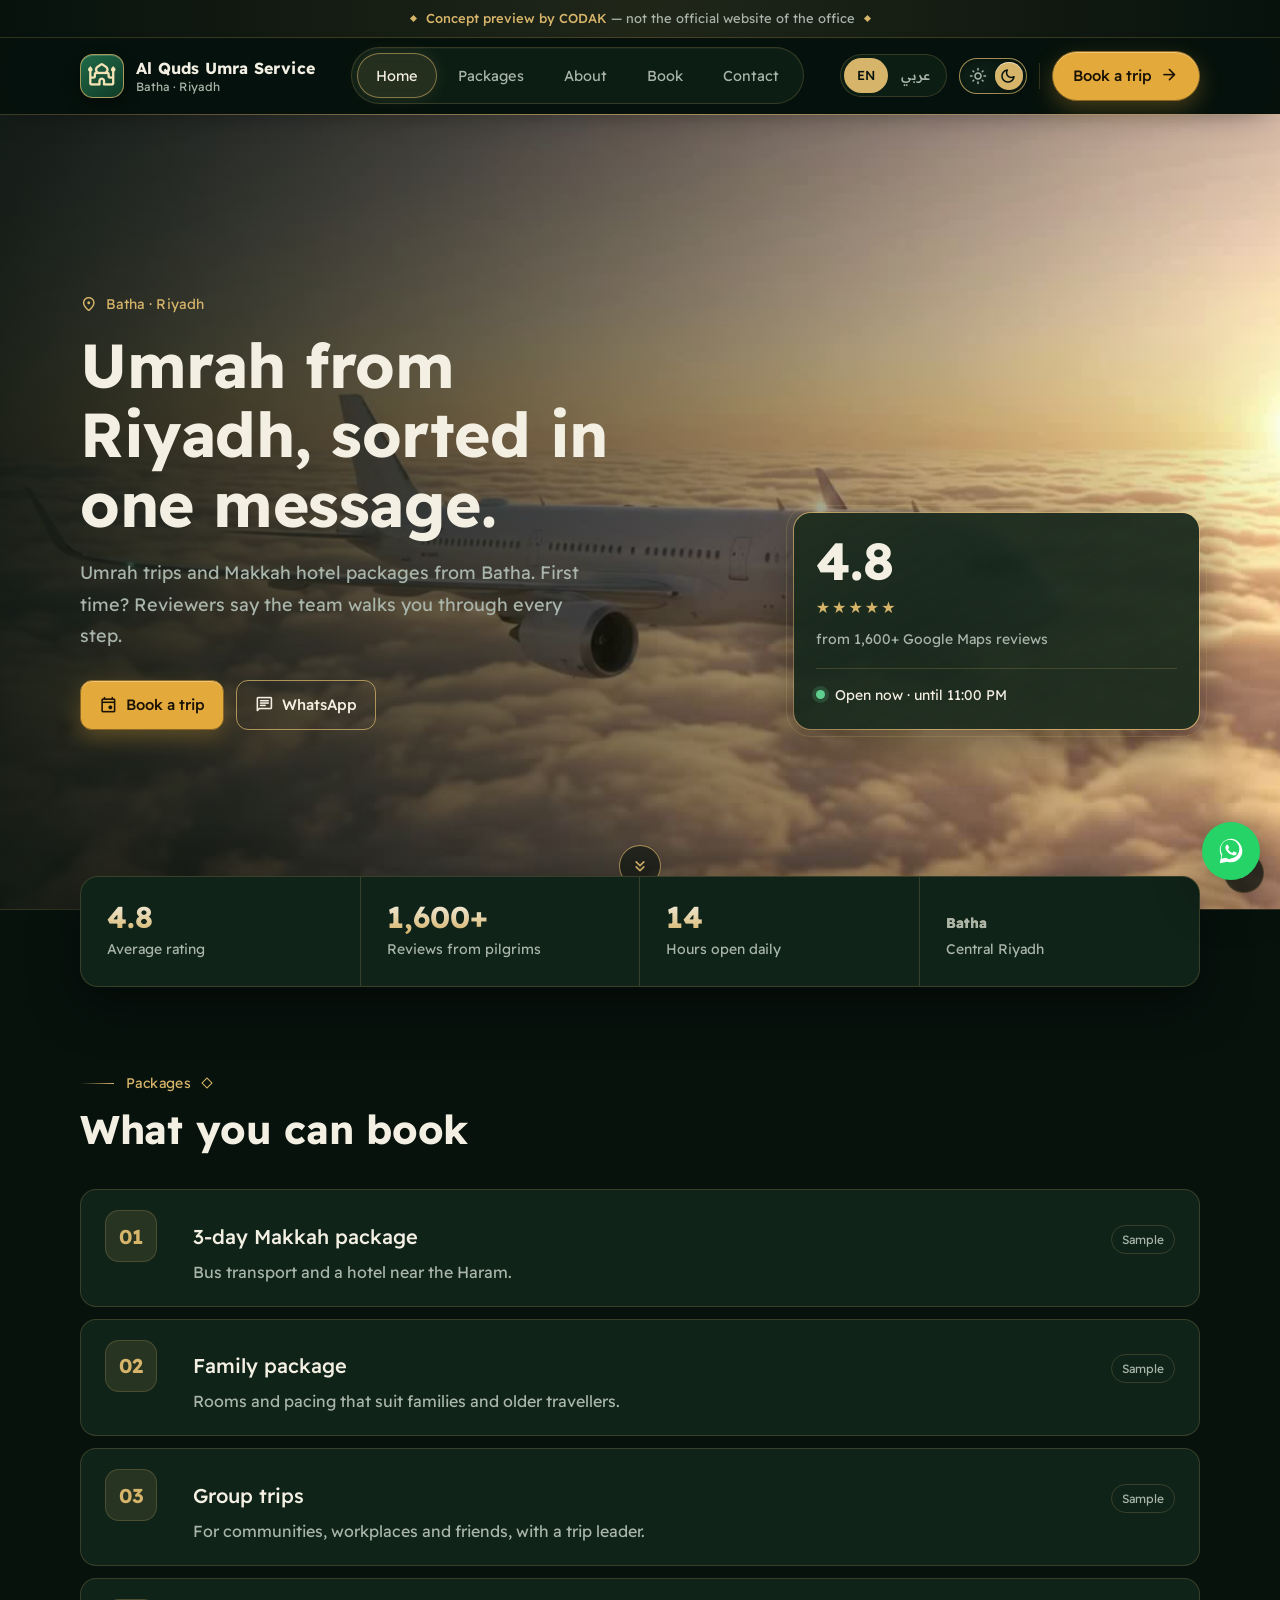
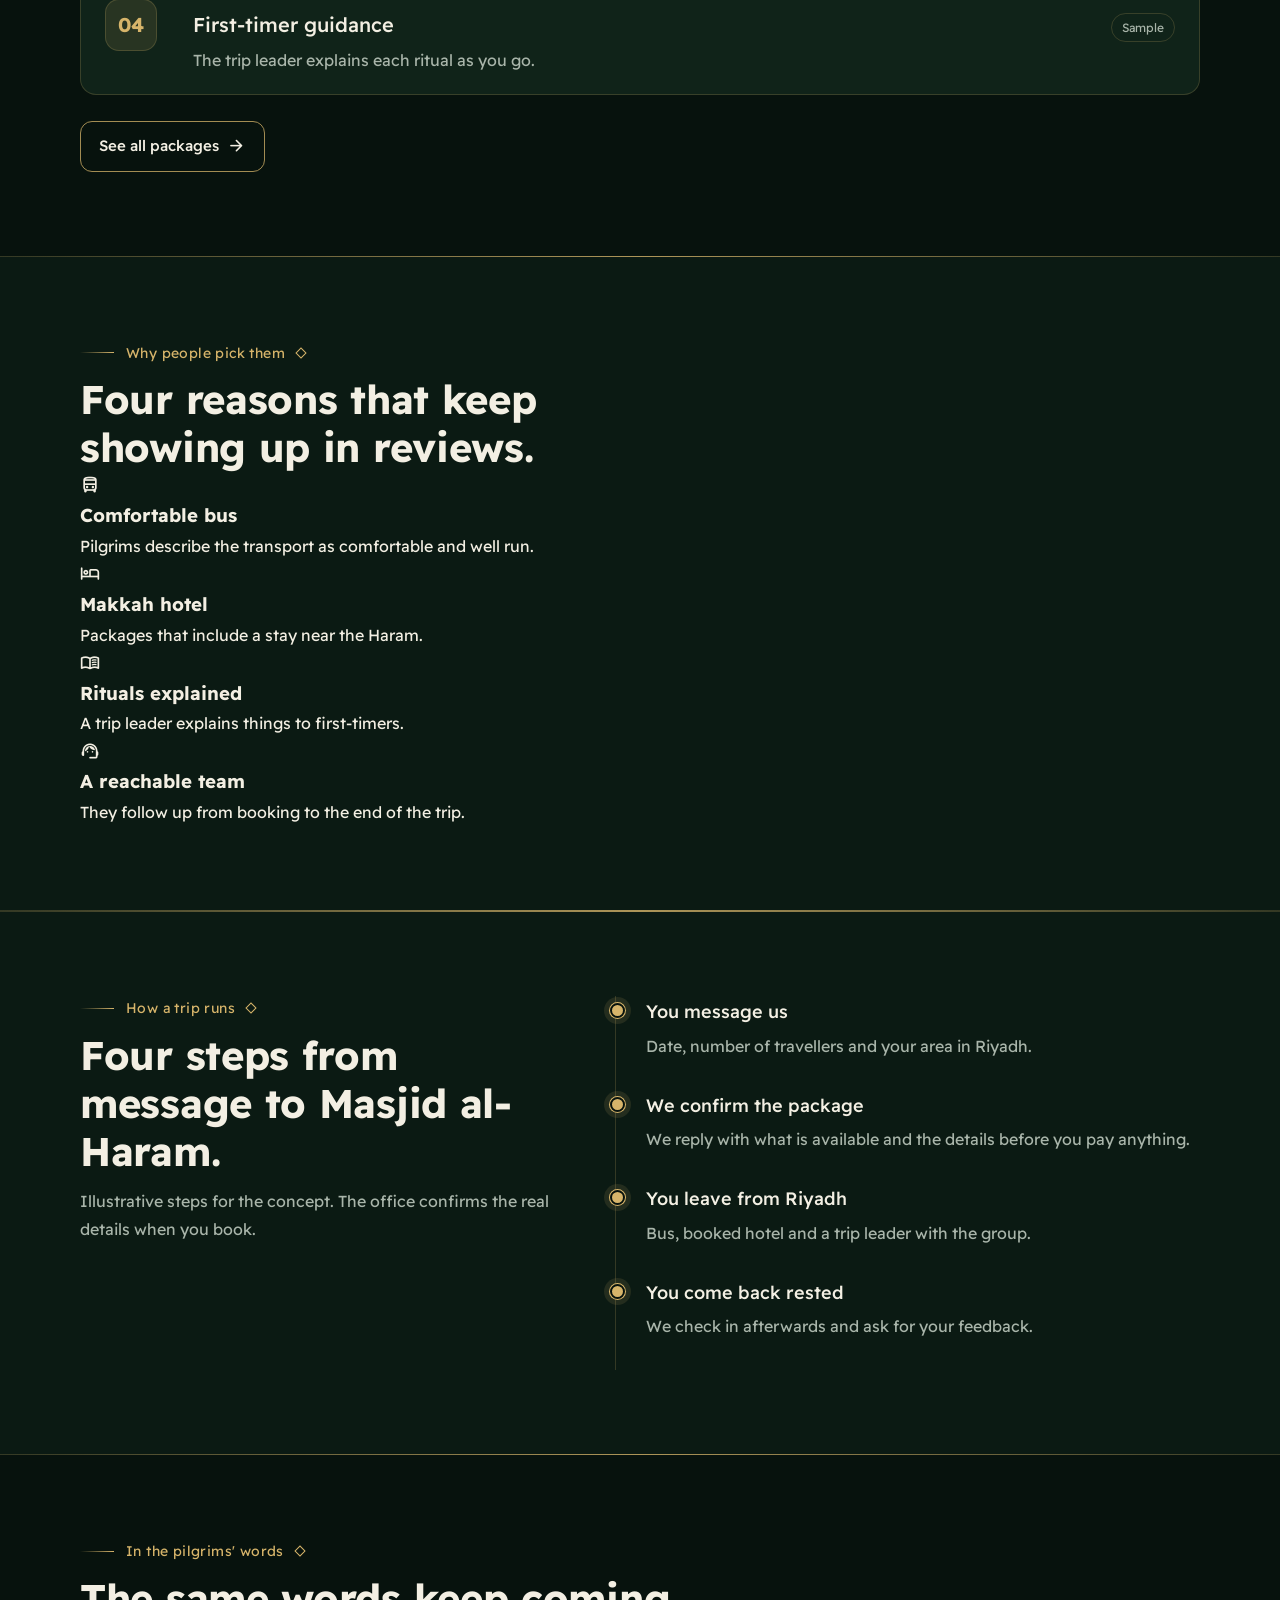
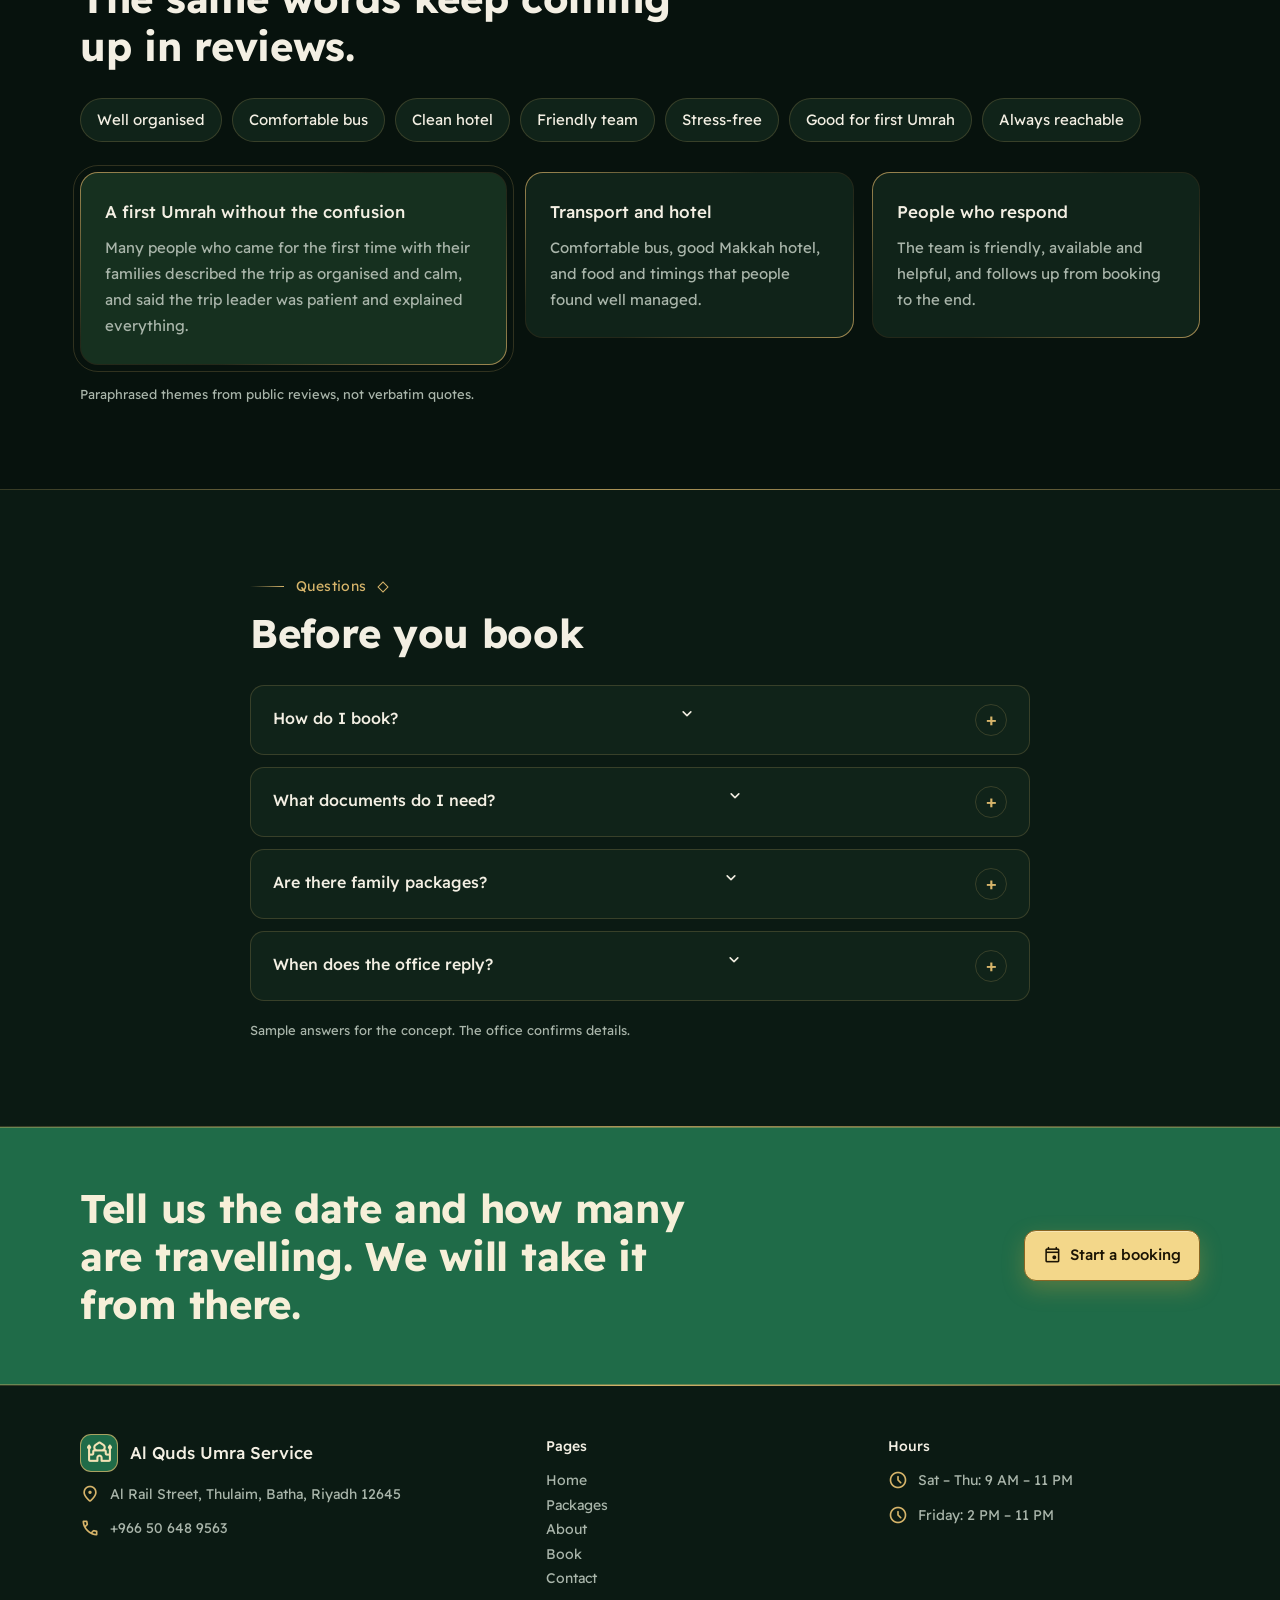
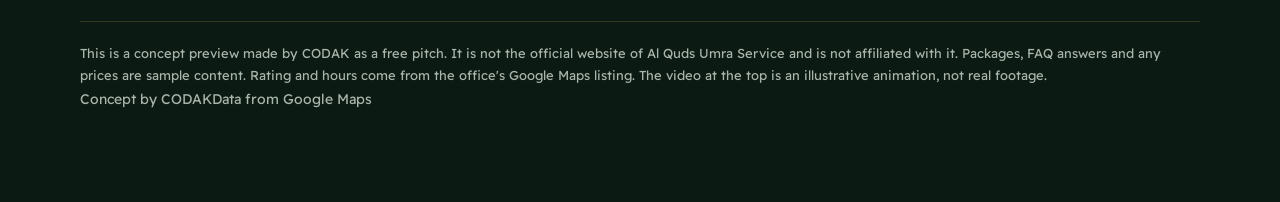
<file: index.html>
<!doctype html>
<html lang="en" dir="ltr"><head><meta charset="utf-8">
<meta name="viewport" content="width=device-width,initial-scale=1">
<meta name="robots" content="noindex,nofollow">
<meta name="description" content="Concept preview website for an Umrah service office in Batha, Riyadh. Not the official site.">
<title data-ar="القدس لخدمات العمرة — البطحاء، الرياض" data-en="Al Quds Umra Service — Batha, Riyadh (concept)">Al Quds Umra Service — Batha, Riyadh (concept)</title>
<link rel="preload" href="assets/fonts/readex-pro-latin-400-normal.woff2" as="font" type="font/woff2" crossorigin>
<link rel="stylesheet" href="assets/css/style.css">
</head><body>
<a class="skip" href="#main"><span data-ar="تخطي إلى المحتوى" data-en="Skip to content">Skip to content</span></a>
<div class="notice"><span class="nd"></span><span data-ar="&lt;b&gt;تصوّر مبدئي من CODAK&lt;/b&gt; — ليس الموقع الرسمي للمكتب" data-en="&lt;b&gt;Concept preview by CODAK&lt;/b&gt; — not the official website of the office"><b>Concept preview by CODAK</b> — not the official website of the office</span></div>
<header class="top" id="top"><div class="wrap bar">
 <a class="brand" href="index.html" aria-label="Al Quds Umra Service"><span class="mark"><span class="ic" aria-hidden="true">mosque</span></span>
  <span class="bt"><span class="bn"><span data-ar="القدس لخدمات العمرة" data-en="Al Quds Umra Service">Al Quds Umra Service</span></span><small><span data-ar="البطحاء · الرياض" data-en="Batha · Riyadh">Batha · Riyadh</span></small></span></a>
 <nav class="main" id="nav" aria-label="Main"><a href="index.html" aria-current="page"><span><span data-ar="الرئيسية" data-en="Home">Home</span></span><span class="ic arr" aria-hidden="true" data-flip>arrow_forward</span></a><a href="services.html"><span><span data-ar="الباقات" data-en="Packages">Packages</span></span><span class="ic arr" aria-hidden="true" data-flip>arrow_forward</span></a><a href="about.html"><span><span data-ar="من نحن" data-en="About">About</span></span><span class="ic arr" aria-hidden="true" data-flip>arrow_forward</span></a><a href="booking.html"><span><span data-ar="احجز" data-en="Book">Book</span></span><span class="ic arr" aria-hidden="true" data-flip>arrow_forward</span></a><a href="contact.html"><span><span data-ar="تواصل" data-en="Contact">Contact</span></span><span class="ic arr" aria-hidden="true" data-flip>arrow_forward</span></a>
  <div class="drawer-cta"><a class="btn cta" href="booking.html"><span class="ic" aria-hidden="true">event</span><span data-ar="احجز رحلتك" data-en="Book a trip">Book a trip</span></a></div></nav>
 <div class="tools">
  <div class="seg" role="group" aria-label="Language"><button type="button" data-l="en" aria-pressed="true">EN</button><button type="button" data-l="ar" aria-pressed="false">عربي</button></div>
  <button class="switch" id="themeSw" type="button" role="switch" aria-checked="true" aria-label="Dark mode"><span class="ic sun" aria-hidden="true" >light_mode</span><span class="ic moon" aria-hidden="true">dark_mode</span><span class="thumb"></span></button>
  <span class="div" aria-hidden="true"></span>
  <a class="btn cta" href="booking.html"><span data-ar="احجز رحلتك" data-en="Book a trip">Book a trip</span><span class="ic go" aria-hidden="true">arrow_forward</span></a>
  <button class="burger" id="burger" type="button" aria-label="Menu" aria-expanded="false" aria-controls="nav"><span class="ic" aria-hidden="true">menu</span></button>
 </div></div></header>
<main id="main"><section class="hero" style="padding:0"><video id="heroVid" muted loop playsinline preload="metadata" aria-hidden="true"></video>
 <div class="wrap in">
  <div>
   <p class="eyebrow"><span class="ic" aria-hidden="true">place</span><span data-ar="البطحاء · الرياض" data-en="Batha · Riyadh">Batha · Riyadh</span></p>
   <h1 data-ar="عمرتك من الرياض، تحجزها برسالة وحدة." data-en="Umrah from Riyadh, sorted in one message.">Umrah from Riyadh, sorted in one message.</h1>
   <p class="lead" data-ar="رحلات عمرة وباقات فنادق في مكة من البطحاء. أول مرة؟ المعتمرون يقولون إن الفريق يمشّيك على كل خطوة." data-en="Umrah trips and Makkah hotel packages from Batha. First time? Reviewers say the team walks you through every step.">Umrah trips and Makkah hotel packages from Batha. First time? Reviewers say the team walks you through every step.</p>
   <div class="actions">
    <a class="btn cta" href="booking.html"><span class="ic" aria-hidden="true">event</span><span data-ar="احجز رحلتك" data-en="Book a trip">Book a trip</span></a>
    <a class="btn ghost" href="https://wa.me/966506489563" target="_blank" rel="noopener"><span class="ic" aria-hidden="true">chat</span><span data-ar="واتساب" data-en="WhatsApp">WhatsApp</span></a>
   </div>
  </div>
  <aside class="rate" aria-label="Rating">
   <div class="big">4.8</div><div class="stars" aria-hidden="true">★★★★★</div>
   <p data-ar="من أكثر من 1,600 تقييم على خرائط جوجل" data-en="from 1,600+ Google Maps reviews">from 1,600+ Google Maps reviews</p>
   <div class="status" data-status><span class="dot"></span><span class="st"></span></div>
  </aside>
 </div>
 <button class="pause" id="pauseBtn" type="button"><span class="ic" aria-hidden="true">pause</span></button>
 <a class="scrollcue" href="#packages" aria-label="Scroll down"><span class="ic" aria-hidden="true">keyboard_double_arrow_down</span></a></section><div class="wrap"><div class="strip">
 <div><b>4.8</b><span data-ar="متوسط التقييم" data-en="Average rating">Average rating</span></div>
 <div><b>1,600+</b><span data-ar="تقييم من المعتمرين" data-en="Reviews from pilgrims">Reviews from pilgrims</span></div>
 <div><b>14</b><span data-ar="ساعة عمل يوميًا" data-en="Hours open daily">Hours open daily</span></div>
 <div><b><span data-ar="البطحاء" data-en="Batha">Batha</span></b><span data-ar="وسط الرياض" data-en="Central Riyadh">Central Riyadh</span></div></div></div><section id="packages"><div class="wrap">
 <p class="kicker" data-ar="الباقات" data-en="Packages">Packages</p><h2 data-ar="اللي ممكن تحجزه" data-en="What you can book">What you can book</h2>
 <ol class="nl"><li><span class="n">01</span><div><h3 data-ar="باقة 3 أيام في مكة" data-en="3-day Makkah package">3-day Makkah package</h3><p data-ar="نقل بالحافلة وفندق قريب من الحرم." data-en="Bus transport and a hotel near the Haram.">Bus transport and a hotel near the Haram.</p></div><span class="tag" data-ar="نموذج" data-en="Sample">Sample</span></li><li><span class="n">02</span><div><h3 data-ar="باقة العائلة" data-en="Family package">Family package</h3><p data-ar="غرف وترتيبات تناسب العائلات وكبار السن." data-en="Rooms and pacing that suit families and older travellers.">Rooms and pacing that suit families and older travellers.</p></div><span class="tag" data-ar="نموذج" data-en="Sample">Sample</span></li><li><span class="n">03</span><div><h3 data-ar="رحلات المجموعات" data-en="Group trips">Group trips</h3><p data-ar="للجاليات والشركات والأصدقاء، بقائد رحلة معهم." data-en="For communities, workplaces and friends, with a trip leader.">For communities, workplaces and friends, with a trip leader.</p></div><span class="tag" data-ar="نموذج" data-en="Sample">Sample</span></li><li><span class="n">04</span><div><h3 data-ar="مرشد للمعتمر الجديد" data-en="First-timer guidance">First-timer guidance</h3><p data-ar="أمير الرحلة يشرح المناسك خطوة بخطوة." data-en="The trip leader explains each ritual as you go.">The trip leader explains each ritual as you go.</p></div><span class="tag" data-ar="نموذج" data-en="Sample">Sample</span></li></ol>
 <p style="margin-top:26px"><a class="btn ghost" href="services.html"><span data-ar="كل الباقات" data-en="See all packages">See all packages</span><span class="ic" aria-hidden="true" data-flip>arrow_forward</span></a></p>
</div></section><section class="alt"><div class="wrap">
 <p class="kicker" data-ar="لماذا يختارونهم" data-en="Why people pick them">Why people pick them</p><h2 data-ar="أربع أسباب تتكرر في التقييمات." data-en="Four reasons that keep showing up in reviews.">Four reasons that keep showing up in reviews.</h2>
 <div class="why4"><div><span class="wi"><span class="ic" aria-hidden="true">directions_bus</span></span><h3 data-ar="حافلة مريحة" data-en="Comfortable bus">Comfortable bus</h3><p data-ar="المعتمرون يصفون النقل بأنه مريح ومنظم." data-en="Pilgrims describe the transport as comfortable and well run.">Pilgrims describe the transport as comfortable and well run.</p></div><div><span class="wi"><span class="ic" aria-hidden="true">hotel</span></span><h3 data-ar="فندق في مكة" data-en="Makkah hotel">Makkah hotel</h3><p data-ar="باقات تشمل إقامة قريبة من الحرم." data-en="Packages that include a stay near the Haram.">Packages that include a stay near the Haram.</p></div><div><span class="wi"><span class="ic" aria-hidden="true">menu_book</span></span><h3 data-ar="شرح للمناسك" data-en="Rituals explained">Rituals explained</h3><p data-ar="قائد الرحلة يشرح لمن يعتمر لأول مرة." data-en="A trip leader explains things to first-timers.">A trip leader explains things to first-timers.</p></div><div><span class="wi"><span class="ic" aria-hidden="true">support_agent</span></span><h3 data-ar="فريق متواجد" data-en="A reachable team">A reachable team</h3><p data-ar="يتابعون معك من الحجز إلى نهاية الرحلة." data-en="They follow up from booking to the end of the trip.">They follow up from booking to the end of the trip.</p></div></div></div></section><section class="alt"><div class="wrap split">
 <div><p class="kicker" data-ar="كيف تمشي الرحلة" data-en="How a trip runs">How a trip runs</p><h2 data-ar="أربع خطوات من الرسالة للحرم." data-en="Four steps from message to Masjid al-Haram.">Four steps from message to Masjid al-Haram.</h2>
 <p class="sub" data-ar="خطوات توضيحية للتصوّر؛ المكتب يؤكد التفاصيل الفعلية عند الحجز." data-en="Illustrative steps for the concept. The office confirms the real details when you book.">Illustrative steps for the concept. The office confirms the real details when you book.</p></div>
 <div class="tl"><div><h3 data-ar="تراسلنا" data-en="You message us">You message us</h3><p data-ar="التاريخ وعدد المعتمرين ومنطقتك في الرياض." data-en="Date, number of travellers and your area in Riyadh.">Date, number of travellers and your area in Riyadh.</p></div><div><h3 data-ar="نأكد الباقة" data-en="We confirm the package">We confirm the package</h3><p data-ar="نرد بالمتاح والتفاصيل قبل ما تدفع أي شي." data-en="We reply with what is available and the details before you pay anything.">We reply with what is available and the details before you pay anything.</p></div><div><h3 data-ar="تنطلق من الرياض" data-en="You leave from Riyadh">You leave from Riyadh</h3><p data-ar="حافلة وفندق محجوز وقائد رحلة معكم." data-en="Bus, booked hotel and a trip leader with the group.">Bus, booked hotel and a trip leader with the group.</p></div><div><h3 data-ar="ترجع مرتاح" data-en="You come back rested">You come back rested</h3><p data-ar="نتواصل معك بعد الرحلة ونسأل عن ملاحظاتك." data-en="We check in afterwards and ask for your feedback.">We check in afterwards and ask for your feedback.</p></div></div></div></section><section><div class="wrap">
 <p class="kicker" data-ar="كلام المعتمرين" data-en="In the pilgrims&#x27; words">In the pilgrims' words</p><h2 data-ar="نفس الكلمات تتكرر في التقييمات." data-en="The same words keep coming up in reviews.">The same words keep coming up in reviews.</h2>
 <div class="chips"><span class="chip"><span data-ar="منظمة" data-en="Well organised">Well organised</span></span><span class="chip"><span data-ar="حافلة مريحة" data-en="Comfortable bus">Comfortable bus</span></span><span class="chip"><span data-ar="فندق نظيف" data-en="Clean hotel">Clean hotel</span></span><span class="chip"><span data-ar="فريق ودود" data-en="Friendly team">Friendly team</span></span><span class="chip"><span data-ar="بدون توتر" data-en="Stress-free">Stress-free</span></span><span class="chip"><span data-ar="مناسبة لأول عمرة" data-en="Good for first Umrah">Good for first Umrah</span></span><span class="chip"><span data-ar="متواجدون للرد" data-en="Always reachable">Always reachable</span></span></div>
 <div class="themes">
  <div class="theme"><h3 data-ar="أول عمرة، بدون ارتباك" data-en="A first Umrah without the confusion">A first Umrah without the confusion</h3><p data-ar="كثير ممن جاؤوا لأول مرة مع عائلاتهم وصفوا الرحلة بأنها منظمة وهادئة، وذكروا أن قائد الرحلة كان صبورًا ويشرح كل شي." data-en="Many people who came for the first time with their families described the trip as organised and calm, and said the trip leader was patient and explained everything.">Many people who came for the first time with their families described the trip as organised and calm, and said the trip leader was patient and explained everything.</p></div>
  <div class="theme"><h3 data-ar="النقل والفندق" data-en="Transport and hotel">Transport and hotel</h3><p data-ar="الحافلة مريحة والفندق في مكة جيد، والأكل والمواعيد مضبوطة حسب المعتمرين." data-en="Comfortable bus, good Makkah hotel, and food and timings that people found well managed.">Comfortable bus, good Makkah hotel, and food and timings that people found well managed.</p></div>
  <div class="theme"><h3 data-ar="ناس يردون عليك" data-en="People who respond">People who respond</h3><p data-ar="الفريق ودود ومتواجد ويساعد، ويتابع معك من الحجز للنهاية." data-en="The team is friendly, available and helpful, and follows up from booking to the end.">The team is friendly, available and helpful, and follows up from booking to the end.</p></div>
 </div>
 <p class="fine" data-ar="ملخصات بصياغتنا لما يتكرر في التقييمات العامة، وليست اقتباسات حرفية." data-en="Paraphrased themes from public reviews, not verbatim quotes.">Paraphrased themes from public reviews, not verbatim quotes.</p>
</div></section><section class="alt"><div class="wrap" style="max-width:820px">
 <p class="kicker" data-ar="أسئلة" data-en="Questions">Questions</p><h2 data-ar="قبل ما تحجز" data-en="Before you book">Before you book</h2><div style="margin-top:28px"><details><summary><span data-ar="كيف أحجز؟" data-en="How do I book?">How do I book?</span><span class="ic" aria-hidden="true">expand_more</span></summary><p data-ar="ارسل لنا تاريخ الرحلة وعدد المعتمرين على واتساب أو من صفحة الحجز، ونرد بالمتاح." data-en="Send the trip date and number of travellers on WhatsApp or from the booking page, and the office replies with what is available.">Send the trip date and number of travellers on WhatsApp or from the booking page, and the office replies with what is available.</p></details><details><summary><span data-ar="ماذا أحتاج من أوراق؟" data-en="What documents do I need?">What documents do I need?</span><span class="ic" aria-hidden="true">expand_more</span></summary><p data-ar="يختلف حسب الجنسية والتاريخ. اسأل المكتب وقت الحجز وسيوضح المطلوب." data-en="It depends on your nationality and dates. Ask the office when you book and they will explain what is needed.">It depends on your nationality and dates. Ask the office when you book and they will explain what is needed.</p></details><details><summary><span data-ar="هل توجد باقات للعائلات؟" data-en="Are there family packages?">Are there family packages?</span><span class="ic" aria-hidden="true">expand_more</span></summary><p data-ar="نعم كنموذج في هذا التصوّر. المكتب يحدد الباقات الفعلية." data-en="Yes, as a sample in this concept. The office sets the actual packages.">Yes, as a sample in this concept. The office sets the actual packages.</p></details><details><summary><span data-ar="متى يرد المكتب؟" data-en="When does the office reply?">When does the office reply?</span><span class="ic" aria-hidden="true">expand_more</span></summary><p data-ar="الدوام من 9 صباحًا حتى 11 مساءً، والجمعة من 2 ظهرًا." data-en="Open 9 AM to 11 PM, and from 2 PM on Fridays.">Open 9 AM to 11 PM, and from 2 PM on Fridays.</p></details></div>
 <p class="fine" data-ar="إجابات نموذجية للتصوّر؛ المكتب يؤكد التفاصيل." data-en="Sample answers for the concept. The office confirms details.">Sample answers for the concept. The office confirms details.</p></div></section><div class="band"><div class="wrap">
 <h2 data-ar="حدد التاريخ وعدد المعتمرين، والباقي علينا." data-en="Tell us the date and how many are travelling. We will take it from there.">Tell us the date and how many are travelling. We will take it from there.</h2>
 <a class="btn cta" href="booking.html"><span class="ic" aria-hidden="true">event</span><span data-ar="ابدأ الحجز" data-en="Start a booking">Start a booking</span></a></div></div></main>
<footer><div class="wrap">
 <div class="cols">
  <div><h4 class="fb"><span class="mark"><span class="ic" aria-hidden="true">mosque</span></span><span data-ar="القدس لخدمات العمرة" data-en="Al Quds Umra Service">Al Quds Umra Service</span></h4>
   <p class="fl"><span class="ic" aria-hidden="true">place</span><span><span data-ar="شارع الريل، ثليم، البطحاء، الرياض 12645" data-en="Al Rail Street, Thulaim, Batha, Riyadh 12645">Al Rail Street, Thulaim, Batha, Riyadh 12645</span></span></p>
   <p class="fl"><span class="ic" aria-hidden="true">call</span><a href="tel:+966506489563" dir="ltr">+966 50 648 9563</a></p></div>
  <div><h4><span data-ar="الصفحات" data-en="Pages">Pages</span></h4>
   <p><a href="index.html"><span data-ar="الرئيسية" data-en="Home">Home</span></a></p><p><a href="services.html"><span data-ar="الباقات" data-en="Packages">Packages</span></a></p><p><a href="about.html"><span data-ar="من نحن" data-en="About">About</span></a></p><p><a href="booking.html"><span data-ar="احجز" data-en="Book">Book</span></a></p><p><a href="contact.html"><span data-ar="تواصل" data-en="Contact">Contact</span></a></p></div>
  <div><h4><span data-ar="الدوام" data-en="Hours">Hours</span></h4>
   <p class="fl"><span class="ic" aria-hidden="true">schedule</span><span><span data-ar="السبت – الخميس: 9 ص – 11 م" data-en="Sat – Thu: 9 AM – 11 PM">Sat – Thu: 9 AM – 11 PM</span></span></p>
   <p class="fl"><span class="ic" aria-hidden="true">schedule</span><span><span data-ar="الجمعة: 2 م – 11 م" data-en="Friday: 2 PM – 11 PM">Friday: 2 PM – 11 PM</span></span></p></div>
 </div>
 <p class="disc"><span data-ar="هذا تصوّر مبدئي صنعته CODAK كعرض مجاني، وليس الموقع الرسمي للمكتب ولا مرتبطًا به. الباقات والأسئلة والأسعار المكتوبة نماذج توضيحية. التقييمات والدوام مأخوذة من بطاقة المكتب في خرائط جوجل. الفيديو في أعلى الصفحة رسوم متحركة توضيحية وليس تصويرًا حقيقيًا." data-en="This is a concept preview made by CODAK as a free pitch. It is not the official website of Al Quds Umra Service and is not affiliated with it. Packages, FAQ answers and any prices are sample content. Rating and hours come from the office&#x27;s Google Maps listing. The video at the top is an illustrative animation, not real footage.">This is a concept preview made by CODAK as a free pitch. It is not the official website of Al Quds Umra Service and is not affiliated with it. Packages, FAQ answers and any prices are sample content. Rating and hours come from the office's Google Maps listing. The video at the top is an illustrative animation, not real footage.</span></p>
 <div class="legal"><span><span data-ar="تصوّر من CODAK" data-en="Concept by CODAK">Concept by CODAK</span></span><span><span data-ar="البيانات من خرائط جوجل" data-en="Data from Google Maps">Data from Google Maps</span></span></div>
</div></footer>
<a class="wa" href="https://wa.me/966506489563" target="_blank" rel="noopener" aria-label="WhatsApp"><svg viewBox="0 0 32 32" aria-hidden="true"><path d="M16.04 3C9.4 3 4.02 8.38 4.02 15.02c0 2.12.55 4.19 1.6 6.02L4 29l8.12-1.58a12 12 0 0 0 3.92.66h.01c6.63 0 12.02-5.39 12.02-12.02S22.67 3 16.04 3zm0 21.9h-.01a9.9 9.9 0 0 1-5.04-1.38l-.36-.21-4.82.94.98-4.7-.24-.38a9.9 9.9 0 0 1-1.52-5.15c0-5.47 4.45-9.92 9.93-9.92 2.65 0 5.14 1.03 7.01 2.9a9.85 9.85 0 0 1 2.9 7.02c0 5.47-4.45 9.88-9.83 9.88zm5.44-7.43c-.3-.15-1.77-.87-2.04-.97-.27-.1-.47-.15-.67.15-.2.3-.77.97-.94 1.17-.17.2-.35.22-.65.07-.3-.15-1.27-.47-2.42-1.49-.9-.8-1.5-1.78-1.67-2.08-.17-.3-.02-.46.13-.61.14-.13.3-.35.45-.52.15-.17.2-.3.3-.5.1-.2.05-.37-.02-.52-.07-.15-.67-1.62-.92-2.22-.24-.58-.49-.5-.67-.51h-.57c-.2 0-.52.07-.8.37-.27.3-1.04 1.02-1.04 2.48s1.07 2.88 1.22 3.08c.15.2 2.1 3.2 5.08 4.49.71.31 1.26.49 1.7.63.71.23 1.36.2 1.87.12.57-.08 1.77-.72 2.02-1.42.25-.7.25-1.3.17-1.42-.07-.12-.27-.2-.57-.35z"/></svg></a>
<div class="toast" id="toast" role="status" aria-live="polite"></div>
<script src="assets/js/app.js" defer></script>
</body></html>
</file>
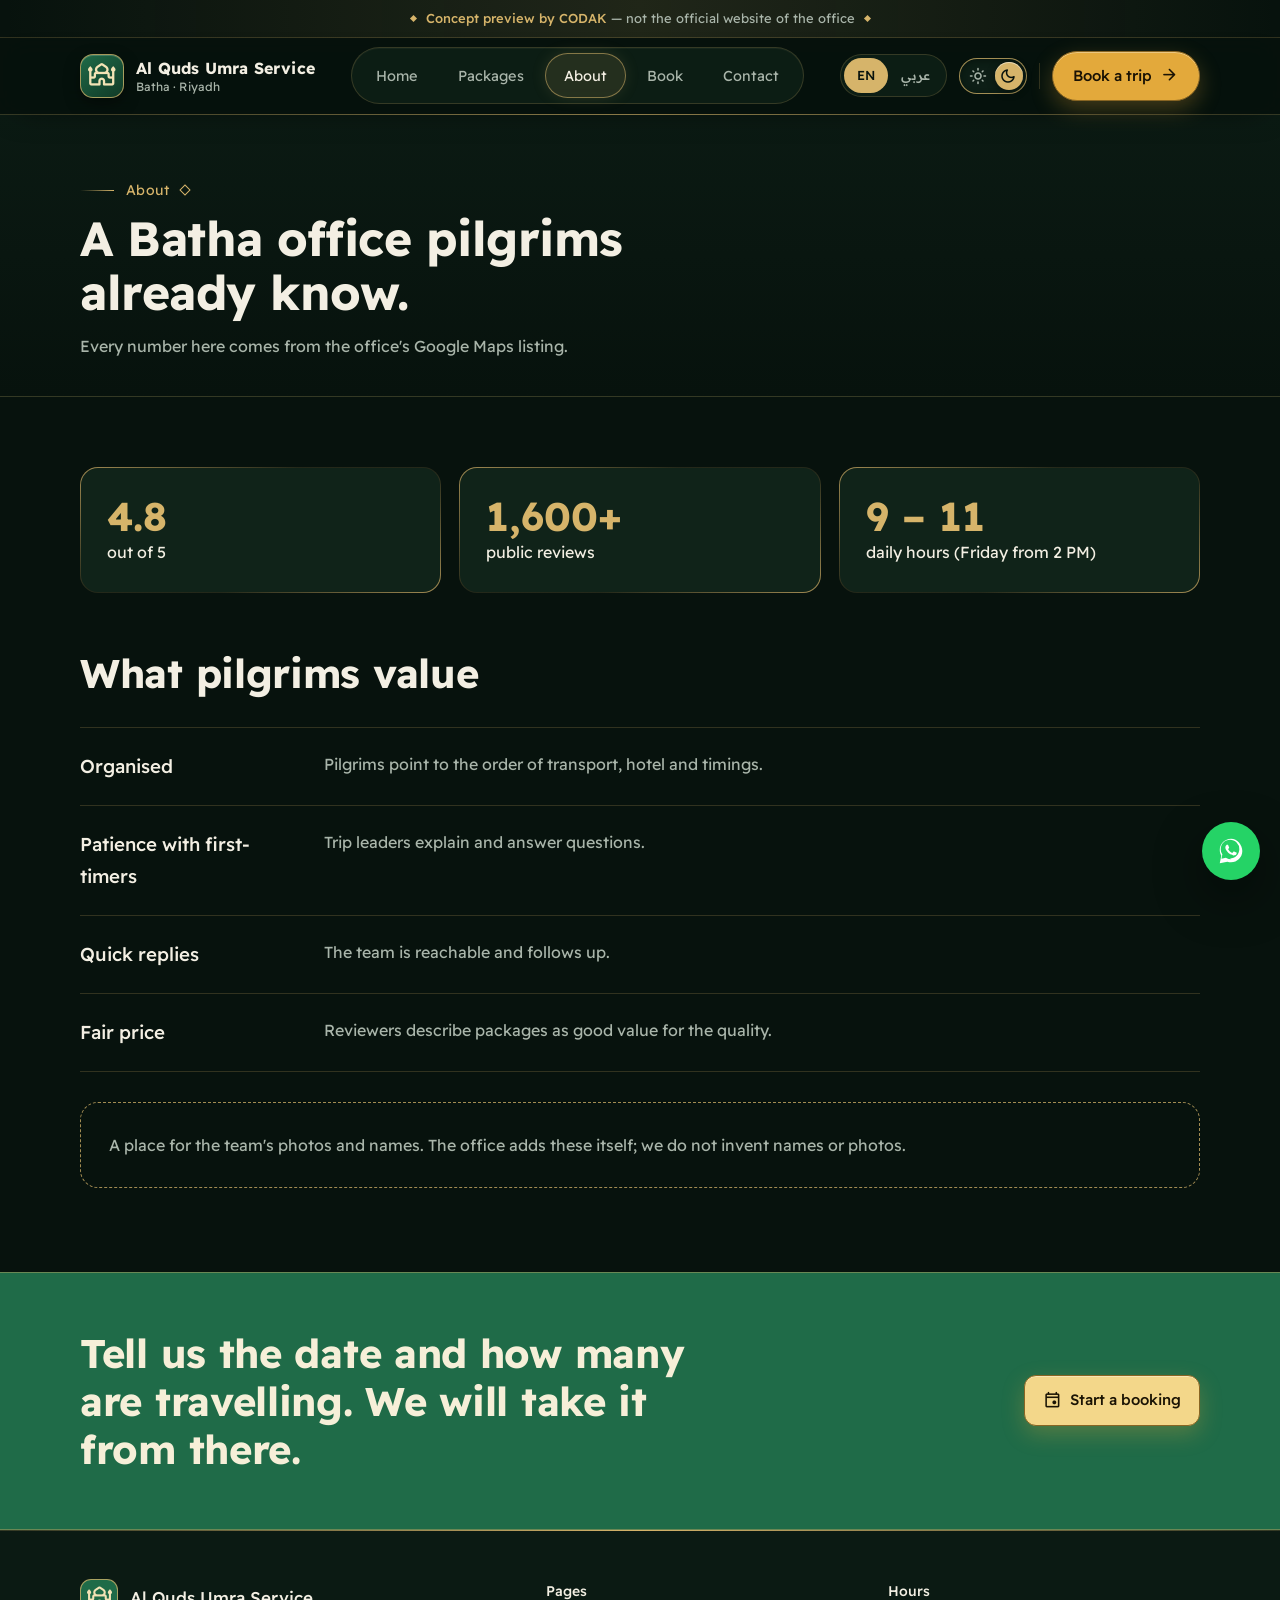
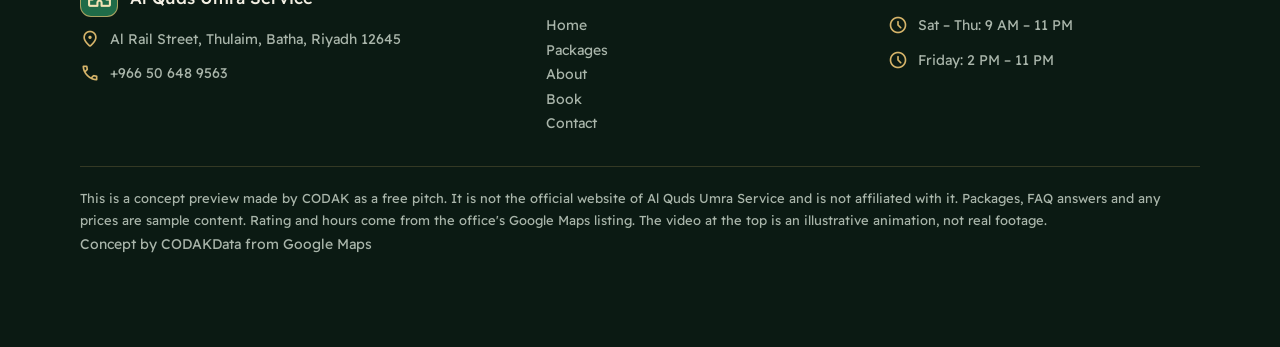
<file: about.html>
<!doctype html>
<html lang="en" dir="ltr"><head><meta charset="utf-8">
<meta name="viewport" content="width=device-width,initial-scale=1">
<meta name="robots" content="noindex,nofollow">
<meta name="description" content="Concept preview website for an Umrah service office in Batha, Riyadh. Not the official site.">
<title data-ar="من نحن — القدس لخدمات العمرة" data-en="About — Al Quds Umra Service (concept)">About — Al Quds Umra Service (concept)</title>
<link rel="preload" href="assets/fonts/readex-pro-latin-400-normal.woff2" as="font" type="font/woff2" crossorigin>
<link rel="stylesheet" href="assets/css/style.css">
</head><body>
<a class="skip" href="#main"><span data-ar="تخطي إلى المحتوى" data-en="Skip to content">Skip to content</span></a>
<div class="notice"><span class="nd"></span><span data-ar="&lt;b&gt;تصوّر مبدئي من CODAK&lt;/b&gt; — ليس الموقع الرسمي للمكتب" data-en="&lt;b&gt;Concept preview by CODAK&lt;/b&gt; — not the official website of the office"><b>Concept preview by CODAK</b> — not the official website of the office</span></div>
<header class="top" id="top"><div class="wrap bar">
 <a class="brand" href="index.html" aria-label="Al Quds Umra Service"><span class="mark"><span class="ic" aria-hidden="true">mosque</span></span>
  <span class="bt"><span class="bn"><span data-ar="القدس لخدمات العمرة" data-en="Al Quds Umra Service">Al Quds Umra Service</span></span><small><span data-ar="البطحاء · الرياض" data-en="Batha · Riyadh">Batha · Riyadh</span></small></span></a>
 <nav class="main" id="nav" aria-label="Main"><a href="index.html"><span><span data-ar="الرئيسية" data-en="Home">Home</span></span><span class="ic arr" aria-hidden="true" data-flip>arrow_forward</span></a><a href="services.html"><span><span data-ar="الباقات" data-en="Packages">Packages</span></span><span class="ic arr" aria-hidden="true" data-flip>arrow_forward</span></a><a href="about.html" aria-current="page"><span><span data-ar="من نحن" data-en="About">About</span></span><span class="ic arr" aria-hidden="true" data-flip>arrow_forward</span></a><a href="booking.html"><span><span data-ar="احجز" data-en="Book">Book</span></span><span class="ic arr" aria-hidden="true" data-flip>arrow_forward</span></a><a href="contact.html"><span><span data-ar="تواصل" data-en="Contact">Contact</span></span><span class="ic arr" aria-hidden="true" data-flip>arrow_forward</span></a>
  <div class="drawer-cta"><a class="btn cta" href="booking.html"><span class="ic" aria-hidden="true">event</span><span data-ar="احجز رحلتك" data-en="Book a trip">Book a trip</span></a></div></nav>
 <div class="tools">
  <div class="seg" role="group" aria-label="Language"><button type="button" data-l="en" aria-pressed="true">EN</button><button type="button" data-l="ar" aria-pressed="false">عربي</button></div>
  <button class="switch" id="themeSw" type="button" role="switch" aria-checked="true" aria-label="Dark mode"><span class="ic sun" aria-hidden="true" >light_mode</span><span class="ic moon" aria-hidden="true">dark_mode</span><span class="thumb"></span></button>
  <span class="div" aria-hidden="true"></span>
  <a class="btn cta" href="booking.html"><span data-ar="احجز رحلتك" data-en="Book a trip">Book a trip</span><span class="ic go" aria-hidden="true">arrow_forward</span></a>
  <button class="burger" id="burger" type="button" aria-label="Menu" aria-expanded="false" aria-controls="nav"><span class="ic" aria-hidden="true">menu</span></button>
 </div></div></header>
<main id="main"><div class="pagehead"><div class="wrap"><p class="kicker" data-ar="من نحن" data-en="About">About</p><h1 style="font-size:clamp(30px,4.4vw,48px);max-width:20ch" data-ar="مكتب في البطحاء يعرفه المعتمرون." data-en="A Batha office pilgrims already know.">A Batha office pilgrims already know.</h1>
 <p class="sub" data-ar="كل الأرقام هنا من بطاقة المكتب في خرائط جوجل." data-en="Every number here comes from the office&#x27;s Google Maps listing.">Every number here comes from the office's Google Maps listing.</p></div></div>
 <section style="padding-top:40px"><div class="wrap">
  <div class="stats"><div class="stat"><b>4.8</b><span data-ar="تقييم من 5" data-en="out of 5">out of 5</span></div><div class="stat"><b>1,600+</b><span data-ar="تقييم عام" data-en="public reviews">public reviews</span></div><div class="stat"><b>9 – 11</b><span data-ar="ساعات العمل اليومية (الجمعة من 2 م)" data-en="daily hours (Friday from 2 PM)">daily hours (Friday from 2 PM)</span></div></div>
  <h2 style="margin-top:56px" data-ar="ما يقدّره المعتمرون" data-en="What pilgrims value">What pilgrims value</h2>
  <div class="values"><div><h3 data-ar="منظمون" data-en="Organised">Organised</h3><p data-ar="المعتمرون يذكرون الترتيب في النقل والفندق والمواعيد." data-en="Pilgrims point to the order of transport, hotel and timings.">Pilgrims point to the order of transport, hotel and timings.</p></div><div><h3 data-ar="صبر مع الجديد" data-en="Patience with first-timers">Patience with first-timers</h3><p data-ar="قادة الرحلات يشرحون ويجيبون على الأسئلة." data-en="Trip leaders explain and answer questions.">Trip leaders explain and answer questions.</p></div><div><h3 data-ar="رد سريع" data-en="Quick replies">Quick replies</h3><p data-ar="الفريق متواجد ويتابع مع المعتمر." data-en="The team is reachable and follows up.">The team is reachable and follows up.</p></div><div><h3 data-ar="سعر معقول" data-en="Fair price">Fair price</h3><p data-ar="يصفون الباقات بأنها بجودة مناسبة للسعر." data-en="Reviewers describe packages as good value for the quality.">Reviewers describe packages as good value for the quality.</p></div></div>
  <div class="team"><span data-ar="مكان لصور وأسماء الفريق. تضيفها إدارة المكتب بنفسها، ولا نضع أسماء أو صورًا من عندنا." data-en="A place for the team&#x27;s photos and names. The office adds these itself; we do not invent names or photos.">A place for the team's photos and names. The office adds these itself; we do not invent names or photos.</span></div>
 </div></section><div class="band"><div class="wrap">
 <h2 data-ar="حدد التاريخ وعدد المعتمرين، والباقي علينا." data-en="Tell us the date and how many are travelling. We will take it from there.">Tell us the date and how many are travelling. We will take it from there.</h2>
 <a class="btn cta" href="booking.html"><span class="ic" aria-hidden="true">event</span><span data-ar="ابدأ الحجز" data-en="Start a booking">Start a booking</span></a></div></div></main>
<footer><div class="wrap">
 <div class="cols">
  <div><h4 class="fb"><span class="mark"><span class="ic" aria-hidden="true">mosque</span></span><span data-ar="القدس لخدمات العمرة" data-en="Al Quds Umra Service">Al Quds Umra Service</span></h4>
   <p class="fl"><span class="ic" aria-hidden="true">place</span><span><span data-ar="شارع الريل، ثليم، البطحاء، الرياض 12645" data-en="Al Rail Street, Thulaim, Batha, Riyadh 12645">Al Rail Street, Thulaim, Batha, Riyadh 12645</span></span></p>
   <p class="fl"><span class="ic" aria-hidden="true">call</span><a href="tel:+966506489563" dir="ltr">+966 50 648 9563</a></p></div>
  <div><h4><span data-ar="الصفحات" data-en="Pages">Pages</span></h4>
   <p><a href="index.html"><span data-ar="الرئيسية" data-en="Home">Home</span></a></p><p><a href="services.html"><span data-ar="الباقات" data-en="Packages">Packages</span></a></p><p><a href="about.html"><span data-ar="من نحن" data-en="About">About</span></a></p><p><a href="booking.html"><span data-ar="احجز" data-en="Book">Book</span></a></p><p><a href="contact.html"><span data-ar="تواصل" data-en="Contact">Contact</span></a></p></div>
  <div><h4><span data-ar="الدوام" data-en="Hours">Hours</span></h4>
   <p class="fl"><span class="ic" aria-hidden="true">schedule</span><span><span data-ar="السبت – الخميس: 9 ص – 11 م" data-en="Sat – Thu: 9 AM – 11 PM">Sat – Thu: 9 AM – 11 PM</span></span></p>
   <p class="fl"><span class="ic" aria-hidden="true">schedule</span><span><span data-ar="الجمعة: 2 م – 11 م" data-en="Friday: 2 PM – 11 PM">Friday: 2 PM – 11 PM</span></span></p></div>
 </div>
 <p class="disc"><span data-ar="هذا تصوّر مبدئي صنعته CODAK كعرض مجاني، وليس الموقع الرسمي للمكتب ولا مرتبطًا به. الباقات والأسئلة والأسعار المكتوبة نماذج توضيحية. التقييمات والدوام مأخوذة من بطاقة المكتب في خرائط جوجل. الفيديو في أعلى الصفحة رسوم متحركة توضيحية وليس تصويرًا حقيقيًا." data-en="This is a concept preview made by CODAK as a free pitch. It is not the official website of Al Quds Umra Service and is not affiliated with it. Packages, FAQ answers and any prices are sample content. Rating and hours come from the office&#x27;s Google Maps listing. The video at the top is an illustrative animation, not real footage.">This is a concept preview made by CODAK as a free pitch. It is not the official website of Al Quds Umra Service and is not affiliated with it. Packages, FAQ answers and any prices are sample content. Rating and hours come from the office's Google Maps listing. The video at the top is an illustrative animation, not real footage.</span></p>
 <div class="legal"><span><span data-ar="تصوّر من CODAK" data-en="Concept by CODAK">Concept by CODAK</span></span><span><span data-ar="البيانات من خرائط جوجل" data-en="Data from Google Maps">Data from Google Maps</span></span></div>
</div></footer>
<a class="wa" href="https://wa.me/966506489563" target="_blank" rel="noopener" aria-label="WhatsApp"><svg viewBox="0 0 32 32" aria-hidden="true"><path d="M16.04 3C9.4 3 4.02 8.38 4.02 15.02c0 2.12.55 4.19 1.6 6.02L4 29l8.12-1.58a12 12 0 0 0 3.92.66h.01c6.63 0 12.02-5.39 12.02-12.02S22.67 3 16.04 3zm0 21.9h-.01a9.9 9.9 0 0 1-5.04-1.38l-.36-.21-4.82.94.98-4.7-.24-.38a9.9 9.9 0 0 1-1.52-5.15c0-5.47 4.45-9.92 9.93-9.92 2.65 0 5.14 1.03 7.01 2.9a9.85 9.85 0 0 1 2.9 7.02c0 5.47-4.45 9.88-9.83 9.88zm5.44-7.43c-.3-.15-1.77-.87-2.04-.97-.27-.1-.47-.15-.67.15-.2.3-.77.97-.94 1.17-.17.2-.35.22-.65.07-.3-.15-1.27-.47-2.42-1.49-.9-.8-1.5-1.78-1.67-2.08-.17-.3-.02-.46.13-.61.14-.13.3-.35.45-.52.15-.17.2-.3.3-.5.1-.2.05-.37-.02-.52-.07-.15-.67-1.62-.92-2.22-.24-.58-.49-.5-.67-.51h-.57c-.2 0-.52.07-.8.37-.27.3-1.04 1.02-1.04 2.48s1.07 2.88 1.22 3.08c.15.2 2.1 3.2 5.08 4.49.71.31 1.26.49 1.7.63.71.23 1.36.2 1.87.12.57-.08 1.77-.72 2.02-1.42.25-.7.25-1.3.17-1.42-.07-.12-.27-.2-.57-.35z"/></svg></a>
<div class="toast" id="toast" role="status" aria-live="polite"></div>
<script src="assets/js/app.js" defer></script>
</body></html>
</file>
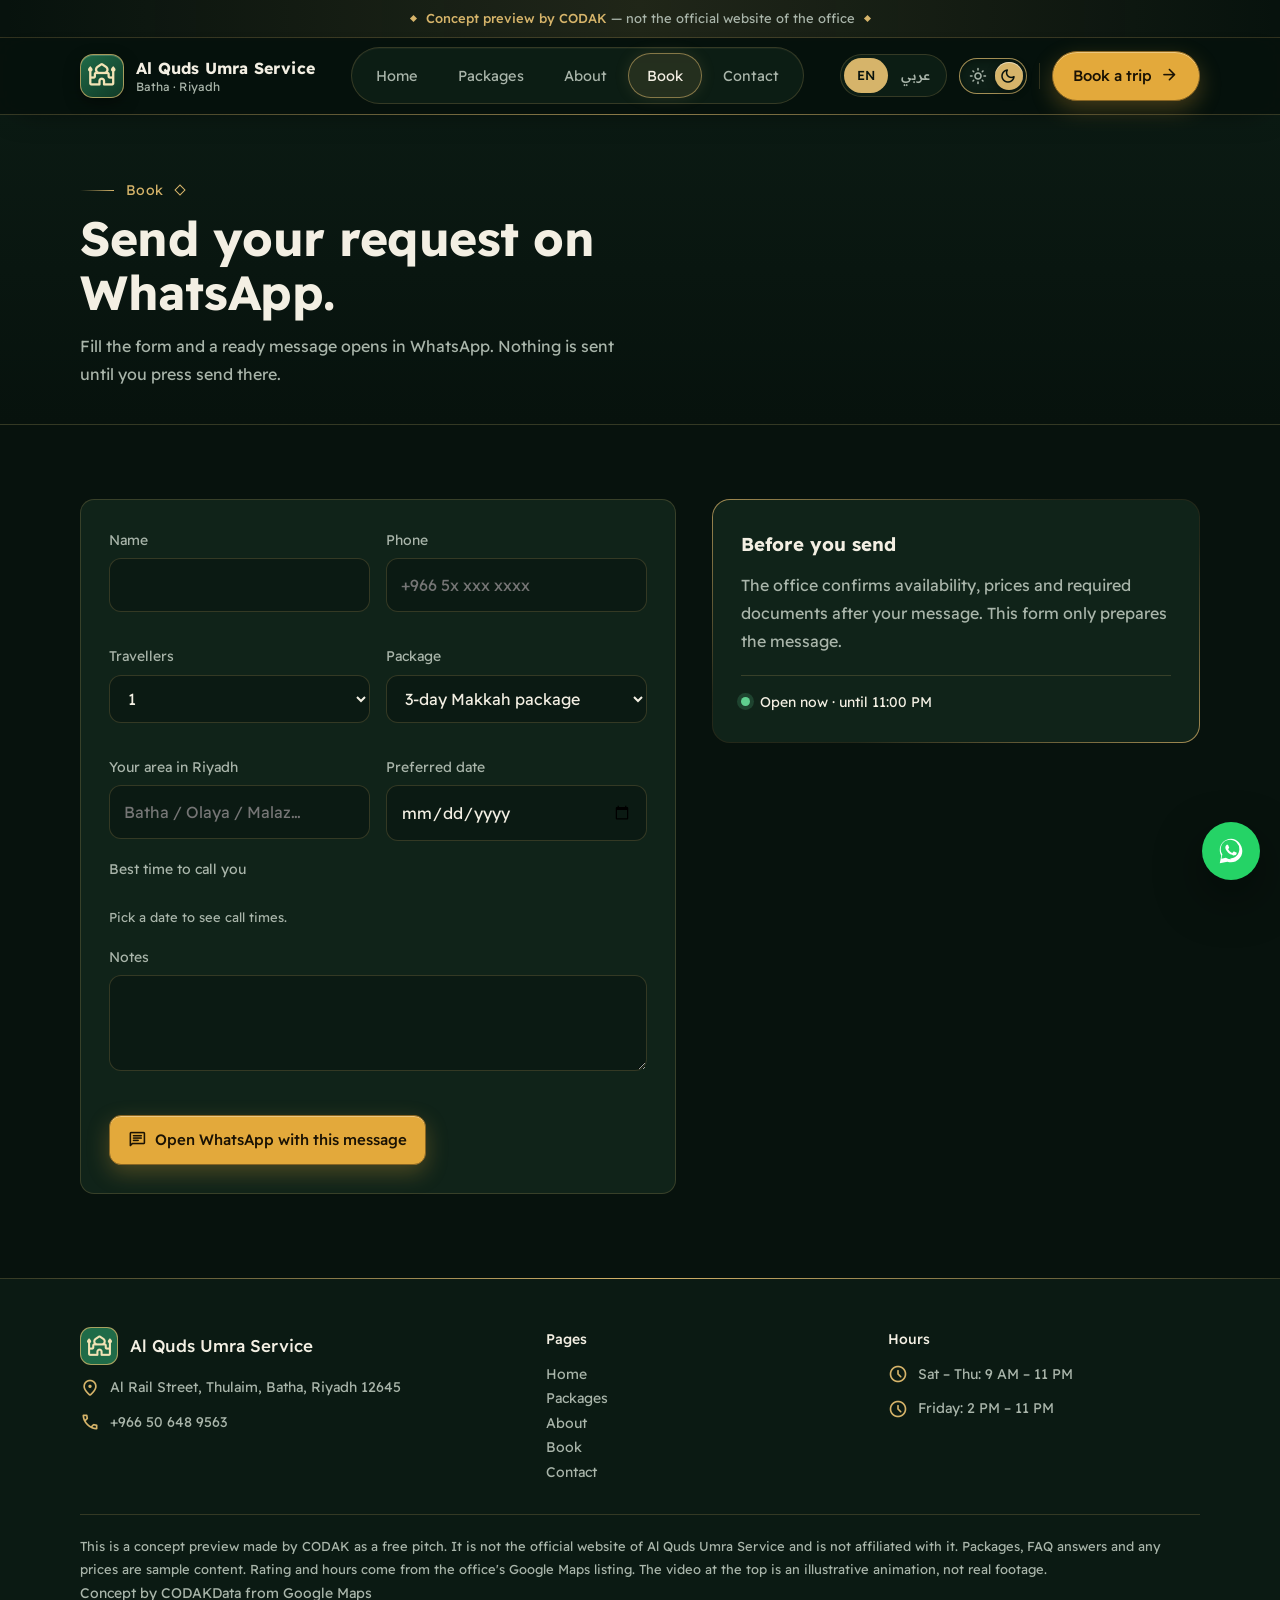
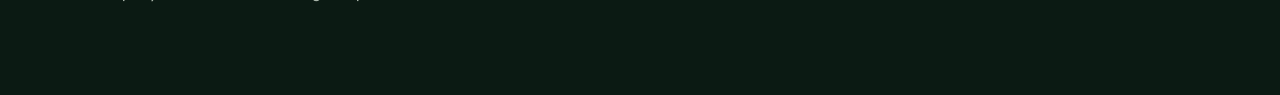
<file: booking.html>
<!doctype html>
<html lang="en" dir="ltr"><head><meta charset="utf-8">
<meta name="viewport" content="width=device-width,initial-scale=1">
<meta name="robots" content="noindex,nofollow">
<meta name="description" content="Concept preview website for an Umrah service office in Batha, Riyadh. Not the official site.">
<title data-ar="الحجز — القدس لخدمات العمرة" data-en="Book — Al Quds Umra Service (concept)">Book — Al Quds Umra Service (concept)</title>
<link rel="preload" href="assets/fonts/readex-pro-latin-400-normal.woff2" as="font" type="font/woff2" crossorigin>
<link rel="stylesheet" href="assets/css/style.css">
</head><body>
<a class="skip" href="#main"><span data-ar="تخطي إلى المحتوى" data-en="Skip to content">Skip to content</span></a>
<div class="notice"><span class="nd"></span><span data-ar="&lt;b&gt;تصوّر مبدئي من CODAK&lt;/b&gt; — ليس الموقع الرسمي للمكتب" data-en="&lt;b&gt;Concept preview by CODAK&lt;/b&gt; — not the official website of the office"><b>Concept preview by CODAK</b> — not the official website of the office</span></div>
<header class="top" id="top"><div class="wrap bar">
 <a class="brand" href="index.html" aria-label="Al Quds Umra Service"><span class="mark"><span class="ic" aria-hidden="true">mosque</span></span>
  <span class="bt"><span class="bn"><span data-ar="القدس لخدمات العمرة" data-en="Al Quds Umra Service">Al Quds Umra Service</span></span><small><span data-ar="البطحاء · الرياض" data-en="Batha · Riyadh">Batha · Riyadh</span></small></span></a>
 <nav class="main" id="nav" aria-label="Main"><a href="index.html"><span><span data-ar="الرئيسية" data-en="Home">Home</span></span><span class="ic arr" aria-hidden="true" data-flip>arrow_forward</span></a><a href="services.html"><span><span data-ar="الباقات" data-en="Packages">Packages</span></span><span class="ic arr" aria-hidden="true" data-flip>arrow_forward</span></a><a href="about.html"><span><span data-ar="من نحن" data-en="About">About</span></span><span class="ic arr" aria-hidden="true" data-flip>arrow_forward</span></a><a href="booking.html" aria-current="page"><span><span data-ar="احجز" data-en="Book">Book</span></span><span class="ic arr" aria-hidden="true" data-flip>arrow_forward</span></a><a href="contact.html"><span><span data-ar="تواصل" data-en="Contact">Contact</span></span><span class="ic arr" aria-hidden="true" data-flip>arrow_forward</span></a>
  <div class="drawer-cta"><a class="btn cta" href="booking.html"><span class="ic" aria-hidden="true">event</span><span data-ar="احجز رحلتك" data-en="Book a trip">Book a trip</span></a></div></nav>
 <div class="tools">
  <div class="seg" role="group" aria-label="Language"><button type="button" data-l="en" aria-pressed="true">EN</button><button type="button" data-l="ar" aria-pressed="false">عربي</button></div>
  <button class="switch" id="themeSw" type="button" role="switch" aria-checked="true" aria-label="Dark mode"><span class="ic sun" aria-hidden="true" >light_mode</span><span class="ic moon" aria-hidden="true">dark_mode</span><span class="thumb"></span></button>
  <span class="div" aria-hidden="true"></span>
  <a class="btn cta" href="booking.html"><span data-ar="احجز رحلتك" data-en="Book a trip">Book a trip</span><span class="ic go" aria-hidden="true">arrow_forward</span></a>
  <button class="burger" id="burger" type="button" aria-label="Menu" aria-expanded="false" aria-controls="nav"><span class="ic" aria-hidden="true">menu</span></button>
 </div></div></header>
<main id="main"><div class="pagehead"><div class="wrap"><p class="kicker" data-ar="احجز" data-en="Book">Book</p><h1 style="font-size:clamp(30px,4.4vw,48px);max-width:18ch" data-ar="ارسل طلبك على واتساب." data-en="Send your request on WhatsApp.">Send your request on WhatsApp.</h1>
 <p class="sub" data-ar="تعبئ النموذج، فتفتح رسالة جاهزة لواتساب المكتب. لا يُرسل شي قبل ما تضغط إرسال هناك." data-en="Fill the form and a ready message opens in WhatsApp. Nothing is sent until you press send there.">Fill the form and a ready message opens in WhatsApp. Nothing is sent until you press send there.</p></div></div>
 <section style="padding-top:40px"><div class="wrap formgrid">
  <form class="card" id="bookForm" novalidate>
   <div class="f2">
    <div class="field"><label for="name"><span data-ar="الاسم" data-en="Name">Name</span></label><input id="name" name="name" autocomplete="name" required></div>
    <div class="field"><label for="phone"><span data-ar="الجوال" data-en="Phone">Phone</span></label><input id="phone" name="phone" type="tel" inputmode="tel" autocomplete="tel" dir="ltr" placeholder="+966 5x xxx xxxx" required></div>
    <div class="field"><label for="pax"><span data-ar="عدد المعتمرين" data-en="Travellers">Travellers</span></label><select id="pax" name="pax"><option>1</option><option>2</option><option>3</option><option>4</option><option>5</option><option>6</option><option>7</option><option>8</option><option>9</option><option>10+</option></select></div>
    <div class="field"><label for="pkg"><span data-ar="الباقة" data-en="Package">Package</span></label><select id="pkg" name="pkg"><option value="0" data-ar="3 أيام في مكة" data-en="3-day Makkah package">3-day Makkah package</option><option value="1" data-ar="باقة العائلة" data-en="Family package">Family package</option><option value="2" data-ar="رحلة مجموعة" data-en="Group trip">Group trip</option><option value="3" data-ar="نقل فقط" data-en="Transport only">Transport only</option><option value="4" data-ar="لا أعرف بعد" data-en="Not sure yet">Not sure yet</option></select></div>
    <div class="field"><label for="area"><span data-ar="منطقتك في الرياض" data-en="Your area in Riyadh">Your area in Riyadh</span></label><input id="area" name="area" placeholder="Batha / Olaya / Malaz…" data-ph-en="Batha / Olaya / Malaz…" data-ph-ar="البطحاء / العليا / الملز…"></div>
    <div class="field"><label for="date"><span data-ar="التاريخ المفضل" data-en="Preferred date">Preferred date</span></label><input id="date" name="date" type="date" required></div>
   </div>
   <div class="field"><label><span data-ar="وقت الاتصال المناسب" data-en="Best time to call you">Best time to call you</span></label><div class="slots" id="slots"></div></div>
   <div class="field"><label for="note"><span data-ar="ملاحظات" data-en="Notes">Notes</span></label><textarea id="note" name="note"></textarea></div>
   <p class="err" id="formErr" role="alert"></p>
   <button class="btn cta" type="submit"><span class="ic" aria-hidden="true">chat</span><span data-ar="افتح واتساب بالرسالة" data-en="Open WhatsApp with this message">Open WhatsApp with this message</span></button>
  </form>
  <aside class="card">
   <h3 data-ar="قبل ما ترسل" data-en="Before you send">Before you send</h3>
   <p style="color:var(--mute);margin-top:10px"><span data-ar="المكتب يؤكد التوفر والأسعار والأوراق المطلوبة بعد رسالتك. هذا النموذج يجهز الرسالة فقط." data-en="The office confirms availability, prices and required documents after your message. This form only prepares the message.">The office confirms availability, prices and required documents after your message. This form only prepares the message.</span></p>
   <div class="status" data-status style="margin-top:20px"><span class="dot"></span><span class="st"></span></div>
  </aside></div></section></main>
<footer><div class="wrap">
 <div class="cols">
  <div><h4 class="fb"><span class="mark"><span class="ic" aria-hidden="true">mosque</span></span><span data-ar="القدس لخدمات العمرة" data-en="Al Quds Umra Service">Al Quds Umra Service</span></h4>
   <p class="fl"><span class="ic" aria-hidden="true">place</span><span><span data-ar="شارع الريل، ثليم، البطحاء، الرياض 12645" data-en="Al Rail Street, Thulaim, Batha, Riyadh 12645">Al Rail Street, Thulaim, Batha, Riyadh 12645</span></span></p>
   <p class="fl"><span class="ic" aria-hidden="true">call</span><a href="tel:+966506489563" dir="ltr">+966 50 648 9563</a></p></div>
  <div><h4><span data-ar="الصفحات" data-en="Pages">Pages</span></h4>
   <p><a href="index.html"><span data-ar="الرئيسية" data-en="Home">Home</span></a></p><p><a href="services.html"><span data-ar="الباقات" data-en="Packages">Packages</span></a></p><p><a href="about.html"><span data-ar="من نحن" data-en="About">About</span></a></p><p><a href="booking.html"><span data-ar="احجز" data-en="Book">Book</span></a></p><p><a href="contact.html"><span data-ar="تواصل" data-en="Contact">Contact</span></a></p></div>
  <div><h4><span data-ar="الدوام" data-en="Hours">Hours</span></h4>
   <p class="fl"><span class="ic" aria-hidden="true">schedule</span><span><span data-ar="السبت – الخميس: 9 ص – 11 م" data-en="Sat – Thu: 9 AM – 11 PM">Sat – Thu: 9 AM – 11 PM</span></span></p>
   <p class="fl"><span class="ic" aria-hidden="true">schedule</span><span><span data-ar="الجمعة: 2 م – 11 م" data-en="Friday: 2 PM – 11 PM">Friday: 2 PM – 11 PM</span></span></p></div>
 </div>
 <p class="disc"><span data-ar="هذا تصوّر مبدئي صنعته CODAK كعرض مجاني، وليس الموقع الرسمي للمكتب ولا مرتبطًا به. الباقات والأسئلة والأسعار المكتوبة نماذج توضيحية. التقييمات والدوام مأخوذة من بطاقة المكتب في خرائط جوجل. الفيديو في أعلى الصفحة رسوم متحركة توضيحية وليس تصويرًا حقيقيًا." data-en="This is a concept preview made by CODAK as a free pitch. It is not the official website of Al Quds Umra Service and is not affiliated with it. Packages, FAQ answers and any prices are sample content. Rating and hours come from the office&#x27;s Google Maps listing. The video at the top is an illustrative animation, not real footage.">This is a concept preview made by CODAK as a free pitch. It is not the official website of Al Quds Umra Service and is not affiliated with it. Packages, FAQ answers and any prices are sample content. Rating and hours come from the office's Google Maps listing. The video at the top is an illustrative animation, not real footage.</span></p>
 <div class="legal"><span><span data-ar="تصوّر من CODAK" data-en="Concept by CODAK">Concept by CODAK</span></span><span><span data-ar="البيانات من خرائط جوجل" data-en="Data from Google Maps">Data from Google Maps</span></span></div>
</div></footer>
<a class="wa" href="https://wa.me/966506489563" target="_blank" rel="noopener" aria-label="WhatsApp"><svg viewBox="0 0 32 32" aria-hidden="true"><path d="M16.04 3C9.4 3 4.02 8.38 4.02 15.02c0 2.12.55 4.19 1.6 6.02L4 29l8.12-1.58a12 12 0 0 0 3.92.66h.01c6.63 0 12.02-5.39 12.02-12.02S22.67 3 16.04 3zm0 21.9h-.01a9.9 9.9 0 0 1-5.04-1.38l-.36-.21-4.82.94.98-4.7-.24-.38a9.9 9.9 0 0 1-1.52-5.15c0-5.47 4.45-9.92 9.93-9.92 2.65 0 5.14 1.03 7.01 2.9a9.85 9.85 0 0 1 2.9 7.02c0 5.47-4.45 9.88-9.83 9.88zm5.44-7.43c-.3-.15-1.77-.87-2.04-.97-.27-.1-.47-.15-.67.15-.2.3-.77.97-.94 1.17-.17.2-.35.22-.65.07-.3-.15-1.27-.47-2.42-1.49-.9-.8-1.5-1.78-1.67-2.08-.17-.3-.02-.46.13-.61.14-.13.3-.35.45-.52.15-.17.2-.3.3-.5.1-.2.05-.37-.02-.52-.07-.15-.67-1.62-.92-2.22-.24-.58-.49-.5-.67-.51h-.57c-.2 0-.52.07-.8.37-.27.3-1.04 1.02-1.04 2.48s1.07 2.88 1.22 3.08c.15.2 2.1 3.2 5.08 4.49.71.31 1.26.49 1.7.63.71.23 1.36.2 1.87.12.57-.08 1.77-.72 2.02-1.42.25-.7.25-1.3.17-1.42-.07-.12-.27-.2-.57-.35z"/></svg></a>
<div class="toast" id="toast" role="status" aria-live="polite"></div>
<script src="assets/js/app.js" defer></script>
</body></html>
</file>
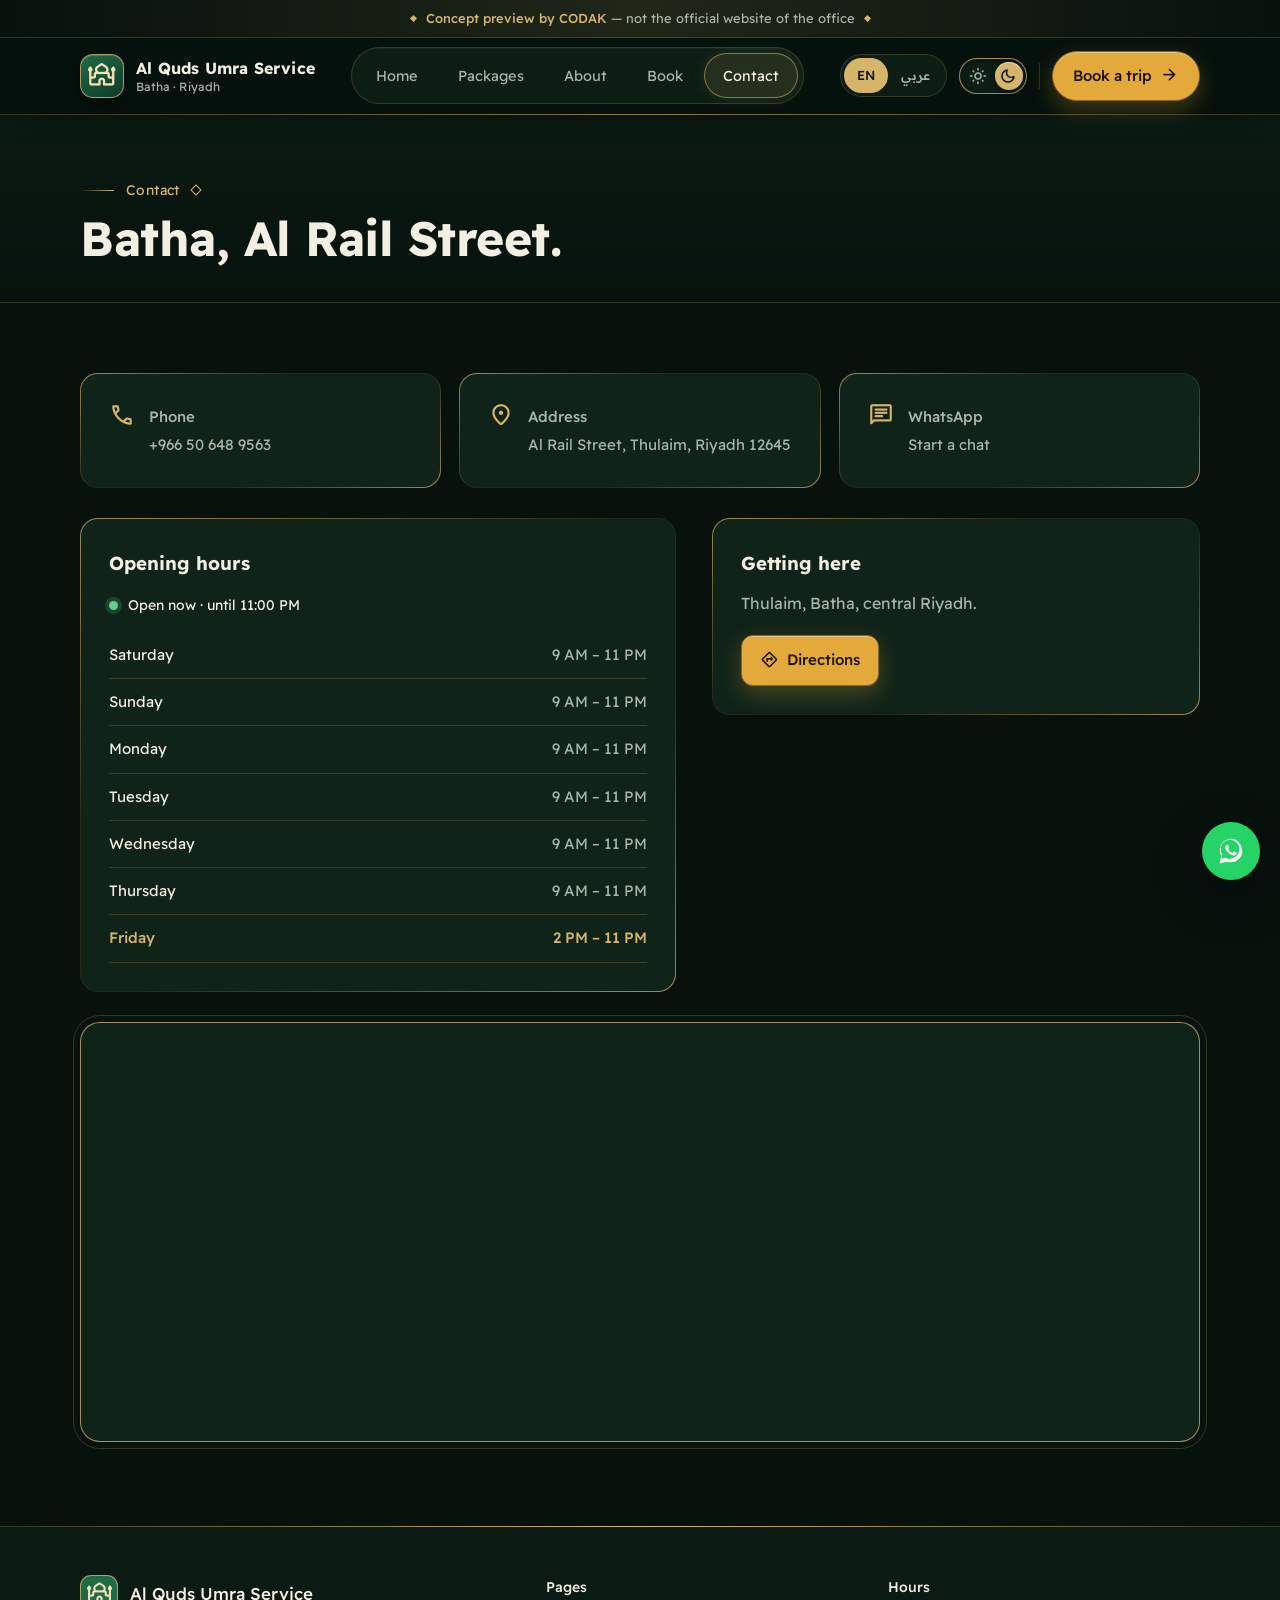
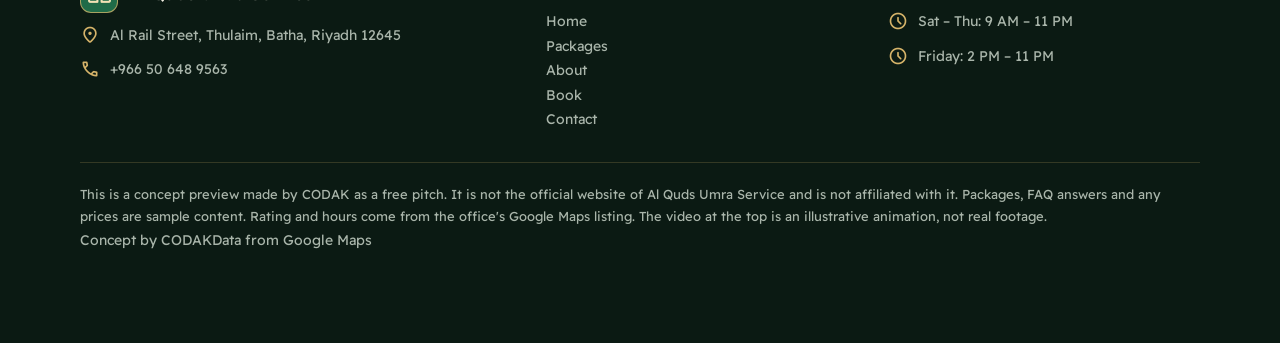
<file: contact.html>
<!doctype html>
<html lang="en" dir="ltr"><head><meta charset="utf-8">
<meta name="viewport" content="width=device-width,initial-scale=1">
<meta name="robots" content="noindex,nofollow">
<meta name="description" content="Concept preview website for an Umrah service office in Batha, Riyadh. Not the official site.">
<title data-ar="تواصل — القدس لخدمات العمرة" data-en="Contact — Al Quds Umra Service (concept)">Contact — Al Quds Umra Service (concept)</title>
<link rel="preload" href="assets/fonts/readex-pro-latin-400-normal.woff2" as="font" type="font/woff2" crossorigin>
<link rel="stylesheet" href="assets/css/style.css">
</head><body>
<a class="skip" href="#main"><span data-ar="تخطي إلى المحتوى" data-en="Skip to content">Skip to content</span></a>
<div class="notice"><span class="nd"></span><span data-ar="&lt;b&gt;تصوّر مبدئي من CODAK&lt;/b&gt; — ليس الموقع الرسمي للمكتب" data-en="&lt;b&gt;Concept preview by CODAK&lt;/b&gt; — not the official website of the office"><b>Concept preview by CODAK</b> — not the official website of the office</span></div>
<header class="top" id="top"><div class="wrap bar">
 <a class="brand" href="index.html" aria-label="Al Quds Umra Service"><span class="mark"><span class="ic" aria-hidden="true">mosque</span></span>
  <span class="bt"><span class="bn"><span data-ar="القدس لخدمات العمرة" data-en="Al Quds Umra Service">Al Quds Umra Service</span></span><small><span data-ar="البطحاء · الرياض" data-en="Batha · Riyadh">Batha · Riyadh</span></small></span></a>
 <nav class="main" id="nav" aria-label="Main"><a href="index.html"><span><span data-ar="الرئيسية" data-en="Home">Home</span></span><span class="ic arr" aria-hidden="true" data-flip>arrow_forward</span></a><a href="services.html"><span><span data-ar="الباقات" data-en="Packages">Packages</span></span><span class="ic arr" aria-hidden="true" data-flip>arrow_forward</span></a><a href="about.html"><span><span data-ar="من نحن" data-en="About">About</span></span><span class="ic arr" aria-hidden="true" data-flip>arrow_forward</span></a><a href="booking.html"><span><span data-ar="احجز" data-en="Book">Book</span></span><span class="ic arr" aria-hidden="true" data-flip>arrow_forward</span></a><a href="contact.html" aria-current="page"><span><span data-ar="تواصل" data-en="Contact">Contact</span></span><span class="ic arr" aria-hidden="true" data-flip>arrow_forward</span></a>
  <div class="drawer-cta"><a class="btn cta" href="booking.html"><span class="ic" aria-hidden="true">event</span><span data-ar="احجز رحلتك" data-en="Book a trip">Book a trip</span></a></div></nav>
 <div class="tools">
  <div class="seg" role="group" aria-label="Language"><button type="button" data-l="en" aria-pressed="true">EN</button><button type="button" data-l="ar" aria-pressed="false">عربي</button></div>
  <button class="switch" id="themeSw" type="button" role="switch" aria-checked="true" aria-label="Dark mode"><span class="ic sun" aria-hidden="true" >light_mode</span><span class="ic moon" aria-hidden="true">dark_mode</span><span class="thumb"></span></button>
  <span class="div" aria-hidden="true"></span>
  <a class="btn cta" href="booking.html"><span data-ar="احجز رحلتك" data-en="Book a trip">Book a trip</span><span class="ic go" aria-hidden="true">arrow_forward</span></a>
  <button class="burger" id="burger" type="button" aria-label="Menu" aria-expanded="false" aria-controls="nav"><span class="ic" aria-hidden="true">menu</span></button>
 </div></div></header>
<main id="main"><div class="pagehead"><div class="wrap"><p class="kicker" data-ar="تواصل" data-en="Contact">Contact</p><h1 style="font-size:clamp(30px,4.4vw,48px);max-width:18ch" data-ar="البطحاء، شارع الريل." data-en="Batha, Al Rail Street.">Batha, Al Rail Street.</h1></div></div>
 <section style="padding-top:40px"><div class="wrap">
  <div class="cards3">
   <div class="card info"><span class="ic" aria-hidden="true">call</span><div><b><span data-ar="الجوال" data-en="Phone">Phone</span></b><span dir="ltr"><a href="tel:+966506489563">+966 50 648 9563</a></span></div></div>
   <div class="card info"><span class="ic" aria-hidden="true">place</span><div><b><span data-ar="العنوان" data-en="Address">Address</span></b><span><span data-ar="شارع الريل، ثليم، الرياض 12645" data-en="Al Rail Street, Thulaim, Riyadh 12645">Al Rail Street, Thulaim, Riyadh 12645</span></span></div></div>
   <div class="card info"><span class="ic" aria-hidden="true">chat</span><div><b><span data-ar="واتساب" data-en="WhatsApp">WhatsApp</span></b><span><a href="https://wa.me/966506489563" target="_blank" rel="noopener"><span data-ar="ابدأ محادثة" data-en="Start a chat">Start a chat</span></a></span></div></div>
  </div>
  <div class="formgrid" style="margin-top:30px">
   <div class="card"><h3 data-ar="ساعات الدوام" data-en="Opening hours">Opening hours</h3><div class="status" data-status style="margin:14px 0;padding:0;border:0"><span class="dot"></span><span class="st"></span></div><table class="hours"><tbody><tr data-d="6"><td><span data-ar="السبت" data-en="Saturday">Saturday</span></td><td><span data-ar="9 ص – 11 م" data-en="9 AM – 11 PM">9 AM – 11 PM</span></td></tr><tr data-d="0"><td><span data-ar="الأحد" data-en="Sunday">Sunday</span></td><td><span data-ar="9 ص – 11 م" data-en="9 AM – 11 PM">9 AM – 11 PM</span></td></tr><tr data-d="1"><td><span data-ar="الاثنين" data-en="Monday">Monday</span></td><td><span data-ar="9 ص – 11 م" data-en="9 AM – 11 PM">9 AM – 11 PM</span></td></tr><tr data-d="2"><td><span data-ar="الثلاثاء" data-en="Tuesday">Tuesday</span></td><td><span data-ar="9 ص – 11 م" data-en="9 AM – 11 PM">9 AM – 11 PM</span></td></tr><tr data-d="3"><td><span data-ar="الأربعاء" data-en="Wednesday">Wednesday</span></td><td><span data-ar="9 ص – 11 م" data-en="9 AM – 11 PM">9 AM – 11 PM</span></td></tr><tr data-d="4"><td><span data-ar="الخميس" data-en="Thursday">Thursday</span></td><td><span data-ar="9 ص – 11 م" data-en="9 AM – 11 PM">9 AM – 11 PM</span></td></tr><tr data-d="5"><td><span data-ar="الجمعة" data-en="Friday">Friday</span></td><td><span data-ar="2 م – 11 م" data-en="2 PM – 11 PM">2 PM – 11 PM</span></td></tr></tbody></table></div>
   <div class="card"><h3 data-ar="الوصول" data-en="Getting here">Getting here</h3><p style="color:var(--mute);margin:10px 0 18px"><span data-ar="ثليم، البطحاء، وسط الرياض." data-en="Thulaim, Batha, central Riyadh.">Thulaim, Batha, central Riyadh.</span></p>
    <a class="btn cta" href="https://www.google.com/maps/dir/?api=1&destination=24.6405829,46.7210092" target="_blank" rel="noopener"><span class="ic" aria-hidden="true">directions</span><span data-ar="الاتجاهات" data-en="Directions">Directions</span></a></div>
  </div>
  <div class="map"><iframe title="Map" loading="lazy" referrerpolicy="no-referrer-when-downgrade" src="https://www.google.com/maps?q=24.6405829,46.7210092&z=16&output=embed"></iframe></div>
 </div></section></main>
<footer><div class="wrap">
 <div class="cols">
  <div><h4 class="fb"><span class="mark"><span class="ic" aria-hidden="true">mosque</span></span><span data-ar="القدس لخدمات العمرة" data-en="Al Quds Umra Service">Al Quds Umra Service</span></h4>
   <p class="fl"><span class="ic" aria-hidden="true">place</span><span><span data-ar="شارع الريل، ثليم، البطحاء، الرياض 12645" data-en="Al Rail Street, Thulaim, Batha, Riyadh 12645">Al Rail Street, Thulaim, Batha, Riyadh 12645</span></span></p>
   <p class="fl"><span class="ic" aria-hidden="true">call</span><a href="tel:+966506489563" dir="ltr">+966 50 648 9563</a></p></div>
  <div><h4><span data-ar="الصفحات" data-en="Pages">Pages</span></h4>
   <p><a href="index.html"><span data-ar="الرئيسية" data-en="Home">Home</span></a></p><p><a href="services.html"><span data-ar="الباقات" data-en="Packages">Packages</span></a></p><p><a href="about.html"><span data-ar="من نحن" data-en="About">About</span></a></p><p><a href="booking.html"><span data-ar="احجز" data-en="Book">Book</span></a></p><p><a href="contact.html"><span data-ar="تواصل" data-en="Contact">Contact</span></a></p></div>
  <div><h4><span data-ar="الدوام" data-en="Hours">Hours</span></h4>
   <p class="fl"><span class="ic" aria-hidden="true">schedule</span><span><span data-ar="السبت – الخميس: 9 ص – 11 م" data-en="Sat – Thu: 9 AM – 11 PM">Sat – Thu: 9 AM – 11 PM</span></span></p>
   <p class="fl"><span class="ic" aria-hidden="true">schedule</span><span><span data-ar="الجمعة: 2 م – 11 م" data-en="Friday: 2 PM – 11 PM">Friday: 2 PM – 11 PM</span></span></p></div>
 </div>
 <p class="disc"><span data-ar="هذا تصوّر مبدئي صنعته CODAK كعرض مجاني، وليس الموقع الرسمي للمكتب ولا مرتبطًا به. الباقات والأسئلة والأسعار المكتوبة نماذج توضيحية. التقييمات والدوام مأخوذة من بطاقة المكتب في خرائط جوجل. الفيديو في أعلى الصفحة رسوم متحركة توضيحية وليس تصويرًا حقيقيًا." data-en="This is a concept preview made by CODAK as a free pitch. It is not the official website of Al Quds Umra Service and is not affiliated with it. Packages, FAQ answers and any prices are sample content. Rating and hours come from the office&#x27;s Google Maps listing. The video at the top is an illustrative animation, not real footage.">This is a concept preview made by CODAK as a free pitch. It is not the official website of Al Quds Umra Service and is not affiliated with it. Packages, FAQ answers and any prices are sample content. Rating and hours come from the office's Google Maps listing. The video at the top is an illustrative animation, not real footage.</span></p>
 <div class="legal"><span><span data-ar="تصوّر من CODAK" data-en="Concept by CODAK">Concept by CODAK</span></span><span><span data-ar="البيانات من خرائط جوجل" data-en="Data from Google Maps">Data from Google Maps</span></span></div>
</div></footer>
<a class="wa" href="https://wa.me/966506489563" target="_blank" rel="noopener" aria-label="WhatsApp"><svg viewBox="0 0 32 32" aria-hidden="true"><path d="M16.04 3C9.4 3 4.02 8.38 4.02 15.02c0 2.12.55 4.19 1.6 6.02L4 29l8.12-1.58a12 12 0 0 0 3.92.66h.01c6.63 0 12.02-5.39 12.02-12.02S22.67 3 16.04 3zm0 21.9h-.01a9.9 9.9 0 0 1-5.04-1.38l-.36-.21-4.82.94.98-4.7-.24-.38a9.9 9.9 0 0 1-1.52-5.15c0-5.47 4.45-9.92 9.93-9.92 2.65 0 5.14 1.03 7.01 2.9a9.85 9.85 0 0 1 2.9 7.02c0 5.47-4.45 9.88-9.83 9.88zm5.44-7.43c-.3-.15-1.77-.87-2.04-.97-.27-.1-.47-.15-.67.15-.2.3-.77.97-.94 1.17-.17.2-.35.22-.65.07-.3-.15-1.27-.47-2.42-1.49-.9-.8-1.5-1.78-1.67-2.08-.17-.3-.02-.46.13-.61.14-.13.3-.35.45-.52.15-.17.2-.3.3-.5.1-.2.05-.37-.02-.52-.07-.15-.67-1.62-.92-2.22-.24-.58-.49-.5-.67-.51h-.57c-.2 0-.52.07-.8.37-.27.3-1.04 1.02-1.04 2.48s1.07 2.88 1.22 3.08c.15.2 2.1 3.2 5.08 4.49.71.31 1.26.49 1.7.63.71.23 1.36.2 1.87.12.57-.08 1.77-.72 2.02-1.42.25-.7.25-1.3.17-1.42-.07-.12-.27-.2-.57-.35z"/></svg></a>
<div class="toast" id="toast" role="status" aria-live="polite"></div>
<script src="assets/js/app.js" defer></script>
</body></html>
</file>
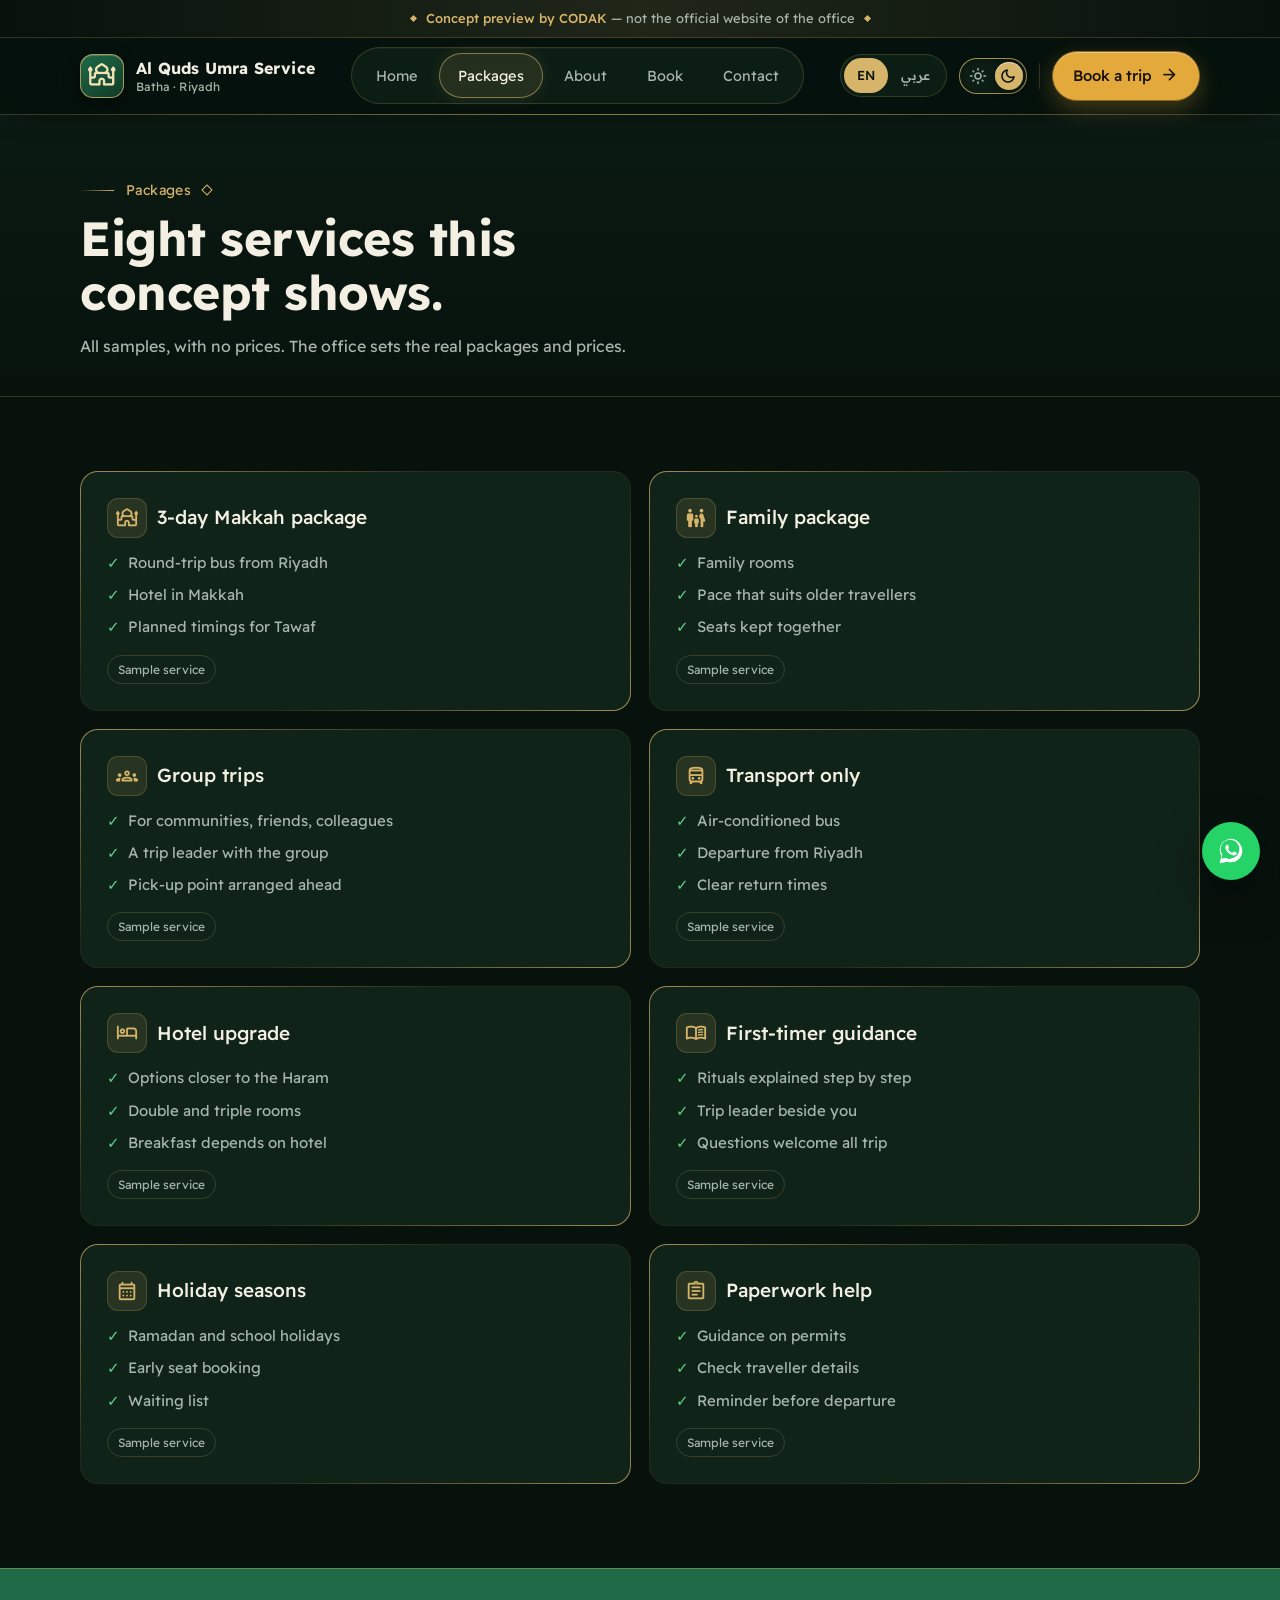
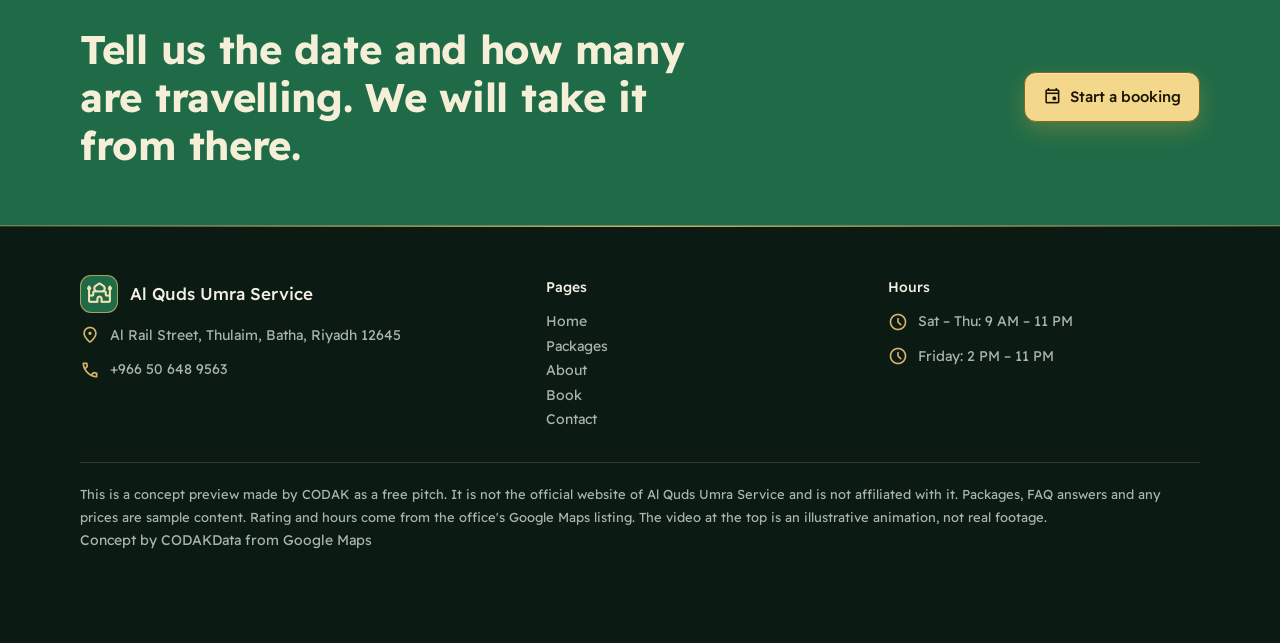
<file: services.html>
<!doctype html>
<html lang="en" dir="ltr"><head><meta charset="utf-8">
<meta name="viewport" content="width=device-width,initial-scale=1">
<meta name="robots" content="noindex,nofollow">
<meta name="description" content="Concept preview website for an Umrah service office in Batha, Riyadh. Not the official site.">
<title data-ar="الباقات — القدس لخدمات العمرة" data-en="Packages — Al Quds Umra Service (concept)">Packages — Al Quds Umra Service (concept)</title>
<link rel="preload" href="assets/fonts/readex-pro-latin-400-normal.woff2" as="font" type="font/woff2" crossorigin>
<link rel="stylesheet" href="assets/css/style.css">
</head><body>
<a class="skip" href="#main"><span data-ar="تخطي إلى المحتوى" data-en="Skip to content">Skip to content</span></a>
<div class="notice"><span class="nd"></span><span data-ar="&lt;b&gt;تصوّر مبدئي من CODAK&lt;/b&gt; — ليس الموقع الرسمي للمكتب" data-en="&lt;b&gt;Concept preview by CODAK&lt;/b&gt; — not the official website of the office"><b>Concept preview by CODAK</b> — not the official website of the office</span></div>
<header class="top" id="top"><div class="wrap bar">
 <a class="brand" href="index.html" aria-label="Al Quds Umra Service"><span class="mark"><span class="ic" aria-hidden="true">mosque</span></span>
  <span class="bt"><span class="bn"><span data-ar="القدس لخدمات العمرة" data-en="Al Quds Umra Service">Al Quds Umra Service</span></span><small><span data-ar="البطحاء · الرياض" data-en="Batha · Riyadh">Batha · Riyadh</span></small></span></a>
 <nav class="main" id="nav" aria-label="Main"><a href="index.html"><span><span data-ar="الرئيسية" data-en="Home">Home</span></span><span class="ic arr" aria-hidden="true" data-flip>arrow_forward</span></a><a href="services.html" aria-current="page"><span><span data-ar="الباقات" data-en="Packages">Packages</span></span><span class="ic arr" aria-hidden="true" data-flip>arrow_forward</span></a><a href="about.html"><span><span data-ar="من نحن" data-en="About">About</span></span><span class="ic arr" aria-hidden="true" data-flip>arrow_forward</span></a><a href="booking.html"><span><span data-ar="احجز" data-en="Book">Book</span></span><span class="ic arr" aria-hidden="true" data-flip>arrow_forward</span></a><a href="contact.html"><span><span data-ar="تواصل" data-en="Contact">Contact</span></span><span class="ic arr" aria-hidden="true" data-flip>arrow_forward</span></a>
  <div class="drawer-cta"><a class="btn cta" href="booking.html"><span class="ic" aria-hidden="true">event</span><span data-ar="احجز رحلتك" data-en="Book a trip">Book a trip</span></a></div></nav>
 <div class="tools">
  <div class="seg" role="group" aria-label="Language"><button type="button" data-l="en" aria-pressed="true">EN</button><button type="button" data-l="ar" aria-pressed="false">عربي</button></div>
  <button class="switch" id="themeSw" type="button" role="switch" aria-checked="true" aria-label="Dark mode"><span class="ic sun" aria-hidden="true" >light_mode</span><span class="ic moon" aria-hidden="true">dark_mode</span><span class="thumb"></span></button>
  <span class="div" aria-hidden="true"></span>
  <a class="btn cta" href="booking.html"><span data-ar="احجز رحلتك" data-en="Book a trip">Book a trip</span><span class="ic go" aria-hidden="true">arrow_forward</span></a>
  <button class="burger" id="burger" type="button" aria-label="Menu" aria-expanded="false" aria-controls="nav"><span class="ic" aria-hidden="true">menu</span></button>
 </div></div></header>
<main id="main"><div class="pagehead"><div class="wrap"><p class="kicker" data-ar="الباقات" data-en="Packages">Packages</p><h1 style="font-size:clamp(30px,4.4vw,48px);max-width:18ch" data-ar="ثمان خدمات يعرضها التصوّر." data-en="Eight services this concept shows.">Eight services this concept shows.</h1>
 <p class="sub" data-ar="كلها نماذج توضيحية بدون أسعار. المكتب يحدد الباقات والأسعار الفعلية." data-en="All samples, with no prices. The office sets the real packages and prices.">All samples, with no prices. The office sets the real packages and prices.</p></div></div>
 <section style="padding-top:40px"><div class="wrap"><div class="svc"><div><h3><span class="ic" aria-hidden="true">mosque</span><span data-ar="باقة 3 أيام في مكة" data-en="3-day Makkah package">3-day Makkah package</span></h3><ul><li><span data-ar="حافلة ذهاب وإياب من الرياض" data-en="Round-trip bus from Riyadh">Round-trip bus from Riyadh</span></li><li><span data-ar="فندق في مكة" data-en="Hotel in Makkah">Hotel in Makkah</span></li><li><span data-ar="ترتيب مواعيد الطواف" data-en="Planned timings for Tawaf">Planned timings for Tawaf</span></li></ul><span class="tag" style="display:inline-block;margin-top:14px" data-ar="نموذج توضيحي" data-en="Sample service">Sample service</span></div><div><h3><span class="ic" aria-hidden="true">family_restroom</span><span data-ar="باقة العائلة" data-en="Family package">Family package</span></h3><ul><li><span data-ar="غرف عائلية" data-en="Family rooms">Family rooms</span></li><li><span data-ar="وتيرة مناسبة لكبار السن" data-en="Pace that suits older travellers">Pace that suits older travellers</span></li><li><span data-ar="مقاعد قريبة لبعضها" data-en="Seats kept together">Seats kept together</span></li></ul><span class="tag" style="display:inline-block;margin-top:14px" data-ar="نموذج توضيحي" data-en="Sample service">Sample service</span></div><div><h3><span class="ic" aria-hidden="true">groups</span><span data-ar="رحلات المجموعات" data-en="Group trips">Group trips</span></h3><ul><li><span data-ar="للجاليات والأصدقاء وزملاء العمل" data-en="For communities, friends, colleagues">For communities, friends, colleagues</span></li><li><span data-ar="قائد رحلة مع المجموعة" data-en="A trip leader with the group">A trip leader with the group</span></li><li><span data-ar="تنسيق مسبق لنقطة الانطلاق" data-en="Pick-up point arranged ahead">Pick-up point arranged ahead</span></li></ul><span class="tag" style="display:inline-block;margin-top:14px" data-ar="نموذج توضيحي" data-en="Sample service">Sample service</span></div><div><h3><span class="ic" aria-hidden="true">directions_bus</span><span data-ar="نقل فقط" data-en="Transport only">Transport only</span></h3><ul><li><span data-ar="حافلة مكيفة" data-en="Air-conditioned bus">Air-conditioned bus</span></li><li><span data-ar="انطلاق من الرياض" data-en="Departure from Riyadh">Departure from Riyadh</span></li><li><span data-ar="مواعيد عودة واضحة" data-en="Clear return times">Clear return times</span></li></ul><span class="tag" style="display:inline-block;margin-top:14px" data-ar="نموذج توضيحي" data-en="Sample service">Sample service</span></div><div><h3><span class="ic" aria-hidden="true">hotel</span><span data-ar="ترقية الفندق" data-en="Hotel upgrade">Hotel upgrade</span></h3><ul><li><span data-ar="خيارات أقرب للحرم" data-en="Options closer to the Haram">Options closer to the Haram</span></li><li><span data-ar="غرف مزدوجة وثلاثية" data-en="Double and triple rooms">Double and triple rooms</span></li><li><span data-ar="إفطار حسب الفندق" data-en="Breakfast depends on hotel">Breakfast depends on hotel</span></li></ul><span class="tag" style="display:inline-block;margin-top:14px" data-ar="نموذج توضيحي" data-en="Sample service">Sample service</span></div><div><h3><span class="ic" aria-hidden="true">menu_book</span><span data-ar="مرشد للمعتمر الجديد" data-en="First-timer guidance">First-timer guidance</span></h3><ul><li><span data-ar="شرح المناسك خطوة بخطوة" data-en="Rituals explained step by step">Rituals explained step by step</span></li><li><span data-ar="أمير الرحلة معكم" data-en="Trip leader beside you">Trip leader beside you</span></li><li><span data-ar="أسئلة مفتوحة طوال الرحلة" data-en="Questions welcome all trip">Questions welcome all trip</span></li></ul><span class="tag" style="display:inline-block;margin-top:14px" data-ar="نموذج توضيحي" data-en="Sample service">Sample service</span></div><div><h3><span class="ic" aria-hidden="true">calendar_month</span><span data-ar="مواسم الإجازات" data-en="Holiday seasons">Holiday seasons</span></h3><ul><li><span data-ar="رمضان وإجازة المدارس" data-en="Ramadan and school holidays">Ramadan and school holidays</span></li><li><span data-ar="حجز مبكر للمقاعد" data-en="Early seat booking">Early seat booking</span></li><li><span data-ar="قائمة انتظار" data-en="Waiting list">Waiting list</span></li></ul><span class="tag" style="display:inline-block;margin-top:14px" data-ar="نموذج توضيحي" data-en="Sample service">Sample service</span></div><div><h3><span class="ic" aria-hidden="true">assignment</span><span data-ar="مساعدة في الأوراق" data-en="Paperwork help">Paperwork help</span></h3><ul><li><span data-ar="إرشاد حول التصاريح" data-en="Guidance on permits">Guidance on permits</span></li><li><span data-ar="مراجعة بيانات المعتمرين" data-en="Check traveller details">Check traveller details</span></li><li><span data-ar="تذكير قبل السفر" data-en="Reminder before departure">Reminder before departure</span></li></ul><span class="tag" style="display:inline-block;margin-top:14px" data-ar="نموذج توضيحي" data-en="Sample service">Sample service</span></div></div></div></section><div class="band"><div class="wrap">
 <h2 data-ar="حدد التاريخ وعدد المعتمرين، والباقي علينا." data-en="Tell us the date and how many are travelling. We will take it from there.">Tell us the date and how many are travelling. We will take it from there.</h2>
 <a class="btn cta" href="booking.html"><span class="ic" aria-hidden="true">event</span><span data-ar="ابدأ الحجز" data-en="Start a booking">Start a booking</span></a></div></div></main>
<footer><div class="wrap">
 <div class="cols">
  <div><h4 class="fb"><span class="mark"><span class="ic" aria-hidden="true">mosque</span></span><span data-ar="القدس لخدمات العمرة" data-en="Al Quds Umra Service">Al Quds Umra Service</span></h4>
   <p class="fl"><span class="ic" aria-hidden="true">place</span><span><span data-ar="شارع الريل، ثليم، البطحاء، الرياض 12645" data-en="Al Rail Street, Thulaim, Batha, Riyadh 12645">Al Rail Street, Thulaim, Batha, Riyadh 12645</span></span></p>
   <p class="fl"><span class="ic" aria-hidden="true">call</span><a href="tel:+966506489563" dir="ltr">+966 50 648 9563</a></p></div>
  <div><h4><span data-ar="الصفحات" data-en="Pages">Pages</span></h4>
   <p><a href="index.html"><span data-ar="الرئيسية" data-en="Home">Home</span></a></p><p><a href="services.html"><span data-ar="الباقات" data-en="Packages">Packages</span></a></p><p><a href="about.html"><span data-ar="من نحن" data-en="About">About</span></a></p><p><a href="booking.html"><span data-ar="احجز" data-en="Book">Book</span></a></p><p><a href="contact.html"><span data-ar="تواصل" data-en="Contact">Contact</span></a></p></div>
  <div><h4><span data-ar="الدوام" data-en="Hours">Hours</span></h4>
   <p class="fl"><span class="ic" aria-hidden="true">schedule</span><span><span data-ar="السبت – الخميس: 9 ص – 11 م" data-en="Sat – Thu: 9 AM – 11 PM">Sat – Thu: 9 AM – 11 PM</span></span></p>
   <p class="fl"><span class="ic" aria-hidden="true">schedule</span><span><span data-ar="الجمعة: 2 م – 11 م" data-en="Friday: 2 PM – 11 PM">Friday: 2 PM – 11 PM</span></span></p></div>
 </div>
 <p class="disc"><span data-ar="هذا تصوّر مبدئي صنعته CODAK كعرض مجاني، وليس الموقع الرسمي للمكتب ولا مرتبطًا به. الباقات والأسئلة والأسعار المكتوبة نماذج توضيحية. التقييمات والدوام مأخوذة من بطاقة المكتب في خرائط جوجل. الفيديو في أعلى الصفحة رسوم متحركة توضيحية وليس تصويرًا حقيقيًا." data-en="This is a concept preview made by CODAK as a free pitch. It is not the official website of Al Quds Umra Service and is not affiliated with it. Packages, FAQ answers and any prices are sample content. Rating and hours come from the office&#x27;s Google Maps listing. The video at the top is an illustrative animation, not real footage.">This is a concept preview made by CODAK as a free pitch. It is not the official website of Al Quds Umra Service and is not affiliated with it. Packages, FAQ answers and any prices are sample content. Rating and hours come from the office's Google Maps listing. The video at the top is an illustrative animation, not real footage.</span></p>
 <div class="legal"><span><span data-ar="تصوّر من CODAK" data-en="Concept by CODAK">Concept by CODAK</span></span><span><span data-ar="البيانات من خرائط جوجل" data-en="Data from Google Maps">Data from Google Maps</span></span></div>
</div></footer>
<a class="wa" href="https://wa.me/966506489563" target="_blank" rel="noopener" aria-label="WhatsApp"><svg viewBox="0 0 32 32" aria-hidden="true"><path d="M16.04 3C9.4 3 4.02 8.38 4.02 15.02c0 2.12.55 4.19 1.6 6.02L4 29l8.12-1.58a12 12 0 0 0 3.92.66h.01c6.63 0 12.02-5.39 12.02-12.02S22.67 3 16.04 3zm0 21.9h-.01a9.9 9.9 0 0 1-5.04-1.38l-.36-.21-4.82.94.98-4.7-.24-.38a9.9 9.9 0 0 1-1.52-5.15c0-5.47 4.45-9.92 9.93-9.92 2.65 0 5.14 1.03 7.01 2.9a9.85 9.85 0 0 1 2.9 7.02c0 5.47-4.45 9.88-9.83 9.88zm5.44-7.43c-.3-.15-1.77-.87-2.04-.97-.27-.1-.47-.15-.67.15-.2.3-.77.97-.94 1.17-.17.2-.35.22-.65.07-.3-.15-1.27-.47-2.42-1.49-.9-.8-1.5-1.78-1.67-2.08-.17-.3-.02-.46.13-.61.14-.13.3-.35.45-.52.15-.17.2-.3.3-.5.1-.2.05-.37-.02-.52-.07-.15-.67-1.62-.92-2.22-.24-.58-.49-.5-.67-.51h-.57c-.2 0-.52.07-.8.37-.27.3-1.04 1.02-1.04 2.48s1.07 2.88 1.22 3.08c.15.2 2.1 3.2 5.08 4.49.71.31 1.26.49 1.7.63.71.23 1.36.2 1.87.12.57-.08 1.77-.72 2.02-1.42.25-.7.25-1.3.17-1.42-.07-.12-.27-.2-.57-.35z"/></svg></a>
<div class="toast" id="toast" role="status" aria-live="polite"></div>
<script src="assets/js/app.js" defer></script>
</body></html>
</file>
<file: assets/css/style.css>
@font-face{font-family:"Readex";font-weight:400;font-display:swap;src:url(../fonts/readex-pro-arabic-400-normal.woff2) format("woff2");unicode-range:U+0600-06FF,U+0750-077F,U+FB50-FDFF,U+FE70-FEFF}
@font-face{font-family:"Readex";font-weight:400;font-display:swap;src:url(../fonts/readex-pro-latin-400-normal.woff2) format("woff2");unicode-range:U+0000-00FF,U+0131,U+0152-0153,U+02BB-02BC,U+02C6,U+02DA,U+02DC,U+2000-206F,U+20AC,U+2122,U+2191,U+2193,U+2212,U+2215}
@font-face{font-family:"Readex";font-weight:500;font-display:swap;src:url(../fonts/readex-pro-arabic-500-normal.woff2) format("woff2");unicode-range:U+0600-06FF,U+0750-077F,U+FB50-FDFF,U+FE70-FEFF}
@font-face{font-family:"Readex";font-weight:500;font-display:swap;src:url(../fonts/readex-pro-latin-500-normal.woff2) format("woff2");unicode-range:U+0000-00FF,U+0131,U+0152-0153,U+02BB-02BC,U+02C6,U+02DA,U+02DC,U+2000-206F,U+20AC,U+2122,U+2191,U+2193,U+2212,U+2215}
@font-face{font-family:"Readex";font-weight:700;font-display:swap;src:url(../fonts/readex-pro-arabic-700-normal.woff2) format("woff2");unicode-range:U+0600-06FF,U+0750-077F,U+FB50-FDFF,U+FE70-FEFF}
@font-face{font-family:"Readex";font-weight:700;font-display:swap;src:url(../fonts/readex-pro-latin-700-normal.woff2) format("woff2");unicode-range:U+0000-00FF,U+0131,U+0152-0153,U+02BB-02BC,U+02C6,U+02DA,U+02DC,U+2000-206F,U+20AC,U+2122,U+2191,U+2193,U+2212,U+2215}
@font-face{font-family:"Icons";font-weight:400;font-display:block;src:url(../fonts/icons.woff2) format("woff2")}
.ic{font-family:"Icons";font-weight:400;font-style:normal;font-size:1.25em;line-height:1;letter-spacing:normal;text-transform:none;display:inline-block;white-space:nowrap;direction:ltr;-webkit-font-feature-settings:"liga";font-feature-settings:"liga";vertical-align:-.2em}

:root{
  --bg:#07120D;--bg2:#0B1A13;--surface:#102319;--surface2:#16301F;
  --ink:#F3EFE3;--mute:#A9B5AA;--line:rgba(214,180,106,.20);
  --primary:#1F6B48;--accent:#D6B46A;--accent-soft:rgba(214,180,106,.12);
  --cta:#E3A93B;--cta-ink:#1A1204;--ok:#5FD08F;--bad:#E57B6B;
  --shadow:0 18px 50px rgba(0,0,0,.45);
  --r:14px;--maxw:1160px;
}
:root[data-theme="light"]{
  --bg:#F6F1E4;--bg2:#EDE6D2;--surface:#FFFFFF;--surface2:#F1EBD9;
  --ink:#10261A;--mute:#52665A;--line:rgba(16,38,26,.16);
  --primary:#1F6B48;--accent:#8C6A1F;--accent-soft:rgba(140,106,31,.10);
  --cta:#C98A12;--cta-ink:#FFFFFF;--ok:#1B7A47;--bad:#B3402E;
  --shadow:0 14px 36px rgba(16,38,26,.14);
}
*{box-sizing:border-box;margin:0;padding:0}
html{scroll-behavior:smooth;-webkit-text-size-adjust:100%}
body{font-family:"Readex",system-ui,sans-serif;background:var(--bg);color:var(--ink);line-height:1.75;font-size:16px;overflow-x:hidden}
img,video{max-width:100%;display:block}
a{color:inherit;text-decoration:none}
button,input,select,textarea{font:inherit;color:inherit}
.wrap{width:100%;max-width:var(--maxw);margin-inline:auto;padding-inline:20px}
.skip{position:absolute;inset-inline-start:-999px;top:8px;background:var(--cta);color:var(--cta-ink);padding:8px 14px;border-radius:8px;z-index:100}
.skip:focus{inset-inline-start:12px}
:focus-visible{outline:2px solid var(--cta);outline-offset:3px;border-radius:6px}

/* notice */
.notice{background:var(--accent-soft);border-bottom:1px solid var(--line);font-size:13px;text-align:center;padding:6px 12px;color:var(--mute)}
.notice b{color:var(--accent);font-weight:500}

/* header */
header.top{position:sticky;top:0;z-index:50;background:color-mix(in srgb,var(--bg) 92%,transparent);backdrop-filter:blur(8px);border-bottom:1px solid var(--line)}
.bar{display:flex;align-items:center;gap:18px;height:68px}
.brand{display:flex;align-items:center;gap:10px;font-weight:700;letter-spacing:.2px}
.brand .mark{width:34px;height:34px;border-radius:9px;background:var(--primary);display:grid;place-items:center;color:#F3E3B5}
.brand small{display:block;font-weight:400;font-size:11px;color:var(--mute);line-height:1.2}
nav.main{margin-inline-start:auto;display:flex;gap:4px;align-items:center}
nav.main a{padding:8px 12px;border-radius:8px;font-size:15px;color:var(--mute)}
nav.main a:hover,nav.main a[aria-current="page"]{color:var(--ink);background:var(--accent-soft)}
.tools{display:flex;align-items:center;gap:10px}
.btn{display:inline-flex;align-items:center;gap:8px;padding:11px 18px;border-radius:10px;border:1px solid transparent;font-weight:500;cursor:pointer;transition:transform .15s,background .15s}
.btn:active{transform:translateY(1px)}
.btn.cta{background:var(--cta);color:var(--cta-ink)}
.btn.cta:hover{filter:brightness(1.07)}
.btn.ghost{border-color:var(--line);background:transparent}
.btn.ghost:hover{background:var(--accent-soft)}
.lang{padding:7px 12px;border:1px solid var(--line);border-radius:8px;background:transparent;cursor:pointer;font-size:14px}
.switch{position:relative;width:52px;height:28px;border-radius:99px;border:1px solid var(--line);background:var(--surface2);cursor:pointer;direction:ltr;padding:0}
.switch .knob{position:absolute;top:2px;left:2px;width:22px;height:22px;border-radius:50%;background:var(--accent);transition:transform .25s;display:grid;place-items:center;color:var(--bg);font-size:14px}
:root:not([data-theme="light"]) .switch .knob{transform:translateX(24px)}
.burger{display:none;width:42px;height:42px;border:1px solid var(--line);border-radius:10px;background:transparent;cursor:pointer}

/* hero */
.hero{position:relative;min-height:calc(100svh - 104px);display:flex;align-items:center;overflow:hidden;isolation:isolate}
.hero video,.hero .poster{position:absolute;inset:0;width:100%;height:100%;object-fit:cover;z-index:-2}
.hero::after{content:"";position:absolute;inset:0;z-index:-1;background:linear-gradient(90deg,color-mix(in srgb,var(--bg) 88%,transparent) 0%,color-mix(in srgb,var(--bg) 40%,transparent) 55%,transparent 100%)}
[dir="rtl"] .hero::after{background:linear-gradient(270deg,color-mix(in srgb,var(--bg) 88%,transparent) 0%,color-mix(in srgb,var(--bg) 40%,transparent) 55%,transparent 100%)}
:root[data-theme="light"] .hero::after{background:linear-gradient(90deg,rgba(246,241,228,.94) 0%,rgba(246,241,228,.65) 55%,rgba(246,241,228,.25) 100%)}
:root[data-theme="light"][dir="rtl"] .hero::after{background:linear-gradient(270deg,rgba(246,241,228,.94) 0%,rgba(246,241,228,.65) 55%,rgba(246,241,228,.25) 100%)}
.hero .in{padding-block:72px;display:grid;gap:34px;grid-template-columns:1.25fr .75fr;align-items:end;width:100%}
.eyebrow{display:inline-flex;gap:8px;align-items:center;color:var(--accent);font-size:14px;letter-spacing:.3px;margin-bottom:14px}
h1{font-size:clamp(34px,5.4vw,62px);line-height:1.12;letter-spacing:-.5px;font-weight:700;max-width:14ch}
[dir="rtl"] h1{line-height:1.4;letter-spacing:0;max-width:16ch}
.lead{margin-top:18px;max-width:46ch;color:var(--mute);font-size:18px}
.hero .actions{margin-top:28px;display:flex;gap:12px;flex-wrap:wrap}
.pause{position:absolute;inset-block-end:16px;inset-inline-end:16px;width:40px;height:40px;border-radius:50%;border:1px solid var(--line);background:color-mix(in srgb,var(--bg) 70%,transparent);cursor:pointer;display:grid;place-items:center}
.rate{background:color-mix(in srgb,var(--surface) 86%,transparent);border:1px solid var(--line);border-radius:var(--r);padding:22px;box-shadow:var(--shadow);backdrop-filter:blur(6px)}
.rate .big{font-size:52px;font-weight:700;line-height:1}
.rate .stars{color:var(--accent);letter-spacing:2px;margin-top:6px}
.rate p{color:var(--mute);font-size:14px;margin-top:6px}
.status{margin-top:16px;padding-top:14px;border-top:1px solid var(--line);display:flex;gap:10px;align-items:center;font-size:14px}
.dot{width:9px;height:9px;border-radius:50%;background:var(--mute);flex:none}
.dot.open{background:var(--ok);box-shadow:0 0 0 4px rgba(95,208,143,.18)}
.dot.closed{background:var(--bad)}

/* sections */
section{padding-block:84px}
section.alt{background:var(--bg2);border-block:1px solid var(--line)}
.kicker{color:var(--accent);font-size:14px;margin-bottom:10px}
h2{font-size:clamp(26px,3.4vw,40px);line-height:1.2;font-weight:700;letter-spacing:-.3px;max-width:22ch}
[dir="rtl"] h2{line-height:1.5;letter-spacing:0}
.sub{margin-top:12px;color:var(--mute);max-width:56ch}

/* trust strip */
.strip{display:grid;grid-template-columns:repeat(4,1fr);border-block:1px solid var(--line)}
.strip>div{padding:26px 20px;border-inline-end:1px solid var(--line)}
.strip>div:last-child{border-inline-end:0}
.strip b{display:block;font-size:30px;line-height:1.1}
.strip span{color:var(--mute);font-size:14px}

/* numbered list */
.nl{margin-top:36px;border-top:1px solid var(--line)}
.nl li{list-style:none;display:grid;grid-template-columns:70px 1fr auto;gap:18px;align-items:baseline;padding:22px 0;border-bottom:1px solid var(--line)}
.nl .n{font-size:28px;color:var(--accent);font-weight:700}
.nl h3{font-size:20px;font-weight:500}
.nl p{color:var(--mute);margin-top:4px;max-width:60ch}
.tag{font-size:12px;border:1px solid var(--line);border-radius:99px;padding:3px 10px;color:var(--mute);white-space:nowrap}

/* split + timeline */
.split{display:grid;grid-template-columns:.9fr 1.1fr;gap:56px;align-items:start}
.tl{position:relative;padding-inline-start:30px;border-inline-start:1px solid var(--line)}
.tl>div{position:relative;padding-bottom:30px}
.tl>div::before{content:"";position:absolute;inset-inline-start:-36px;top:7px;width:11px;height:11px;border-radius:50%;background:var(--accent);box-shadow:0 0 0 5px var(--accent-soft)}
.tl h3{font-weight:500;font-size:18px}
.tl p{color:var(--mute);margin-top:4px}

/* customer words */
.chips{display:flex;flex-wrap:wrap;gap:10px;margin-top:28px}
.chip{padding:8px 16px;border-radius:99px;border:1px solid var(--line);background:var(--surface);font-size:15px}
.themes{margin-top:30px;display:grid;grid-template-columns:1.3fr 1fr 1fr;gap:18px}
.theme{background:var(--surface);border:1px solid var(--line);border-radius:var(--r);padding:24px}
.theme:first-child{grid-row:span 2;background:var(--surface2)}
.theme h3{font-size:17px;font-weight:500;margin-bottom:8px}
.theme p{color:var(--mute);font-size:15px}
.fine{margin-top:18px;font-size:13px;color:var(--mute)}

/* faq */
details{border-bottom:1px solid var(--line);padding:18px 0}
details:first-of-type{border-top:1px solid var(--line)}
summary{cursor:pointer;font-weight:500;list-style:none;display:flex;justify-content:space-between;gap:16px}
summary::-webkit-details-marker{display:none}
summary::after{content:"+";color:var(--accent);font-size:22px;line-height:1}
details[open] summary::after{content:"–"}
details p{color:var(--mute);margin-top:10px;max-width:64ch}

/* cta band */
.band{background:var(--primary);color:#F6EFD8;padding-block:56px}
.band .wrap{display:flex;gap:24px;align-items:center;justify-content:space-between;flex-wrap:wrap}
.band h2{max-width:24ch;color:#F6EFD8}
.band .btn.cta{background:#F3D78A;color:#1B1404}

/* inner pages */
.pagehead{padding-block:64px 36px;border-bottom:1px solid var(--line);background:linear-gradient(180deg,var(--bg2),var(--bg))}
.svc{margin-top:34px;display:grid;grid-template-columns:repeat(2,1fr);gap:0;border:1px solid var(--line);border-radius:var(--r);overflow:hidden}
.svc>div{padding:26px;border-bottom:1px solid var(--line);border-inline-end:1px solid var(--line);background:var(--surface)}
.svc>div:nth-child(2n){border-inline-end:0}
.svc>div:nth-last-child(-n+2){border-bottom:0}
.svc h3{font-weight:500;font-size:19px;display:flex;gap:10px;align-items:center}
.svc ul{margin-top:12px;list-style:none;display:grid;gap:6px;color:var(--mute);font-size:15px}
.svc li::before{content:"✓";color:var(--ok);margin-inline-end:8px}
.stats{display:grid;grid-template-columns:repeat(3,1fr);gap:18px;margin-top:30px}
.stat{border:1px solid var(--line);border-radius:var(--r);padding:26px;background:var(--surface)}
.stat b{font-size:40px;display:block;line-height:1.1;color:var(--accent)}
.values{margin-top:30px;display:grid;gap:0;border-top:1px solid var(--line)}
.values>div{display:grid;grid-template-columns:220px 1fr;gap:24px;padding:22px 0;border-bottom:1px solid var(--line)}
.values h3{font-weight:500}
.values p{color:var(--mute)}
.team{margin-top:30px;border:1px dashed var(--line);border-radius:var(--r);padding:28px;color:var(--mute)}

/* form */
.formgrid{display:grid;grid-template-columns:1.1fr .9fr;gap:36px;margin-top:34px;align-items:start}
form.card,.card{background:var(--surface);border:1px solid var(--line);border-radius:var(--r);padding:28px}
.f2{display:grid;grid-template-columns:1fr 1fr;gap:16px}
label{display:block;font-size:14px;color:var(--mute);margin-bottom:6px}
.field{margin-bottom:16px}
input,select,textarea{width:100%;padding:12px 14px;border-radius:10px;border:1px solid var(--line);background:var(--bg2);min-height:46px}
textarea{min-height:96px;resize:vertical}
.err{color:var(--bad);font-size:14px;min-height:20px;margin-top:4px}
.slots{display:flex;flex-wrap:wrap;gap:8px;margin-top:6px}
.slot{padding:7px 12px;border-radius:8px;border:1px solid var(--line);background:var(--bg2);cursor:pointer;font-size:14px}
.slot[aria-pressed="true"]{background:var(--accent);color:var(--bg);border-color:var(--accent)}
.hours{width:100%;border-collapse:collapse}
.hours td{padding:10px 0;border-bottom:1px solid var(--line);vertical-align:top;font-size:15px}
.hours td:last-child{text-align:end;color:var(--mute)}
.hours tr.today td{color:var(--accent);font-weight:500}
.cards3{display:grid;grid-template-columns:repeat(3,1fr);gap:18px;margin-top:30px}
.info{display:flex;gap:14px}
.info .ic{color:var(--accent);font-size:26px}
.info b{display:block;font-weight:500}
.info span{color:var(--mute);font-size:15px}
.map{margin-top:30px;border-radius:var(--r);overflow:hidden;border:1px solid var(--line);height:420px;background:var(--surface)}
.map iframe{width:100%;height:100%;border:0}

/* footer */
footer{background:var(--bg2);border-top:1px solid var(--line);padding-block:48px 90px;color:var(--mute);font-size:14px}
footer .cols{display:grid;grid-template-columns:1.4fr 1fr 1fr;gap:30px}
footer h4{color:var(--ink);font-weight:500;margin-bottom:10px}
footer a:hover{color:var(--ink)}
footer .disc{margin-top:30px;padding-top:20px;border-top:1px solid var(--line);font-size:13px}

/* floating whatsapp + toast */
.wa{position:fixed;inset-block-end:20px;inset-inline-end:20px;width:58px;height:58px;border-radius:50%;background:#25D366;display:grid;place-items:center;color:#fff;box-shadow:0 0 0 0 rgba(37,211,102,.5),var(--shadow);z-index:60;animation:pulse 2.6s infinite}
@keyframes pulse{0%{box-shadow:0 0 0 0 rgba(37,211,102,.45),var(--shadow)}70%{box-shadow:0 0 0 16px rgba(37,211,102,0),var(--shadow)}100%{box-shadow:0 0 0 0 rgba(37,211,102,0),var(--shadow)}}
.wa svg{width:30px;height:30px;fill:#fff}
.toast{position:fixed;inset-inline:0;bottom:92px;margin-inline:auto;width:max-content;max-width:90vw;background:var(--ink);color:var(--bg);padding:11px 18px;border-radius:10px;opacity:0;pointer-events:none;transition:opacity .25s;z-index:70}
.toast.show{opacity:1}

@media (prefers-reduced-motion:reduce){*{animation:none!important;transition:none!important}html{scroll-behavior:auto}}

@media (max-width:900px){
  .hero .in,.split,.formgrid,footer .cols{grid-template-columns:1fr}
  .themes{grid-template-columns:1fr}.theme:first-child{grid-row:auto}
  .cards3,.stats{grid-template-columns:1fr}
  .strip{grid-template-columns:repeat(2,1fr)}
  .strip>div:nth-child(2){border-inline-end:0}
  .strip>div:nth-child(-n+2){border-bottom:1px solid var(--line)}
  .svc{grid-template-columns:1fr}.svc>div{border-inline-end:0!important;border-bottom:1px solid var(--line)!important}.svc>div:last-child{border-bottom:0!important}
  .values>div{grid-template-columns:1fr;gap:6px}
}
@media (max-width:760px){
  .burger{display:grid;place-items:center}
  nav.main{display:none;position:absolute;top:100%;inset-inline:0;background:var(--bg);border-bottom:1px solid var(--line);flex-direction:column;align-items:stretch;padding:10px 20px 16px}
  nav.main.open{display:flex}
  .tools .btn{display:none}
  .nl li{grid-template-columns:44px 1fr}.nl .tag{grid-column:2}
  .f2{grid-template-columns:1fr}
  section{padding-block:60px}
  .hero{min-height:calc(100svh - 100px)}
  .hero .in{padding-block:48px}
}

/* =====================  POLISH LAYER  ===================== */
:root{
  --edge-a:color-mix(in srgb,var(--accent) 75%,transparent);
  --edge-b:color-mix(in srgb,var(--accent) 14%,transparent);
  --glow:color-mix(in srgb,var(--accent) 22%,transparent);
}
/* gradient hairline borders */
.card,.theme,.stat,.rate,.svc>div{
  border:1px solid transparent;
  background:linear-gradient(var(--surface),var(--surface)) padding-box,
             linear-gradient(150deg,var(--edge-a),var(--edge-b) 38%,var(--edge-b) 62%,var(--edge-a)) border-box;
  border-radius:18px;
}
.theme:first-child{background:linear-gradient(var(--surface2),var(--surface2)) padding-box,linear-gradient(150deg,var(--edge-a),var(--edge-b) 38%,var(--edge-b) 62%,var(--edge-a)) border-box}
.rate{background:linear-gradient(color-mix(in srgb,var(--surface) 90%,transparent),color-mix(in srgb,var(--surface) 90%,transparent)) padding-box,linear-gradient(150deg,var(--edge-a),var(--edge-b) 40%,var(--edge-a)) border-box;outline:1px solid var(--line);outline-offset:6px}
.theme,.stat,.card{transition:transform .25s,box-shadow .25s}
.theme:hover,.stat:hover{transform:translateY(-3px);box-shadow:0 14px 34px var(--glow)}
.theme:first-child{outline:1px solid var(--line);outline-offset:6px}

/* services grid = framed table */
.svc{border:0;gap:18px;overflow:visible;border-radius:0}
.svc>div{border-inline-end:1px solid transparent!important;border-bottom:1px solid transparent!important;transition:transform .25s,box-shadow .25s}
.svc>div:hover{transform:translateY(-3px);box-shadow:0 14px 34px var(--glow)}
.svc h3 .ic{width:40px;height:40px;display:grid;place-items:center;border-radius:11px;border:1px solid var(--line);background:var(--accent-soft);color:var(--accent);font-size:22px}

/* kicker + headings ornament */
.kicker{display:flex;align-items:center;gap:12px;letter-spacing:.4px}
.kicker::before{content:"";width:34px;height:1px;background:linear-gradient(90deg,transparent,var(--accent))}
[dir="rtl"] .kicker::before{background:linear-gradient(270deg,transparent,var(--accent))}
.kicker::after{content:"";width:6px;height:6px;rotate:45deg;border:1px solid var(--accent)}
section{position:relative}
section.alt::before,section.alt::after{content:"";position:absolute;inset-inline:0;height:1px;background:linear-gradient(90deg,transparent,var(--edge-a),transparent)}
section.alt::before{top:-1px}section.alt::after{bottom:-1px}

/* numbered list rows */
.nl{border-top:0;display:grid;gap:12px}
.nl li{border:1px solid var(--line);border-radius:16px;padding:20px 24px;background:var(--surface);transition:border-color .2s,transform .2s,background .2s}
.nl li:hover{border-color:var(--accent);transform:translateX(4px);background:var(--surface2)}
[dir="rtl"] .nl li:hover{transform:translateX(-4px)}
.nl .n{width:52px;height:52px;display:grid;place-items:center;border-radius:14px;border:1px solid var(--line);background:var(--accent-soft);font-size:20px}

/* strip */
.strip{border:1px solid var(--line);border-radius:18px;overflow:hidden;margin-top:-34px;position:relative;z-index:2;background:var(--surface);box-shadow:var(--shadow)}
.strip>div{padding:24px 26px}
.strip b{background:linear-gradient(180deg,var(--ink),var(--accent));-webkit-background-clip:text;background-clip:text;color:transparent}

/* faq as bordered items */
details{border:1px solid var(--line);border-radius:14px;padding:0 22px;margin-bottom:12px;background:var(--surface);transition:border-color .2s}
details:first-of-type{border-top:1px solid var(--line)}
details[open]{border-color:var(--accent)}
summary{padding:18px 0}
summary::after{width:30px;height:30px;display:grid;place-items:center;border:1px solid var(--line);border-radius:50%;font-size:18px;flex:none}
details p{padding-bottom:18px}

/* timeline dots framed */
.tl>div::before{border:2px solid var(--bg);box-shadow:0 0 0 1px var(--accent),0 0 0 6px var(--accent-soft)}

/* chips */
.chip{transition:border-color .2s,background .2s}.chip:hover{border-color:var(--accent);background:var(--accent-soft)}

/* buttons */
.btn{border-radius:12px;font-size:15px}
.btn.cta{border-color:color-mix(in srgb,var(--cta) 60%,#000);box-shadow:inset 0 1px 0 rgba(255,255,255,.35),0 8px 22px color-mix(in srgb,var(--cta) 28%,transparent)}
.btn.cta:hover{transform:translateY(-1px);box-shadow:inset 0 1px 0 rgba(255,255,255,.35),0 12px 28px color-mix(in srgb,var(--cta) 40%,transparent)}
.btn.ghost{border-color:var(--edge-a)}
.btn .ic{transition:transform .2s}.btn:hover .ic.go{transform:translateX(3px)}
[dir="rtl"] .ic.go{display:inline-block;scale:-1 1}
[dir="rtl"] .btn:hover .ic.go{transform:translateX(-3px)}

/* forms */
input,select,textarea{border-radius:12px;transition:border-color .2s,box-shadow .2s}
input:focus,select:focus,textarea:focus{outline:none;border-color:var(--accent);box-shadow:0 0 0 4px var(--accent-soft)}

/* team + map + footer */
.team{border-radius:18px;border:1px dashed var(--edge-a)}
.map{border-radius:20px;border:1px solid var(--edge-a);outline:1px solid var(--line);outline-offset:6px}
footer{position:relative}footer::before{content:"";position:absolute;inset-inline:0;top:-1px;height:1px;background:linear-gradient(90deg,transparent,var(--accent),transparent)}
.band{border-block:1px solid color-mix(in srgb,var(--accent) 40%,transparent);position:relative}
.hero{border-bottom:1px solid var(--line)}

/* ===== NOTICE ===== */
.notice{display:flex;align-items:center;justify-content:center;gap:10px;padding:7px 14px;border-bottom:1px solid var(--line);background:linear-gradient(90deg,transparent,var(--accent-soft),transparent)}
.notice::before,.notice::after{content:"";width:5px;height:5px;rotate:45deg;background:var(--accent);flex:none}

/* ===== HEADER ===== */
header.top{background:color-mix(in srgb,var(--bg) 82%,transparent);-webkit-backdrop-filter:blur(14px) saturate(1.3);backdrop-filter:blur(14px) saturate(1.3);border-bottom:0;box-shadow:0 1px 0 var(--line),0 12px 30px -18px rgba(0,0,0,.6)}
header.top::after{content:"";position:absolute;inset-inline:0;bottom:-1px;height:1px;background:linear-gradient(90deg,transparent,var(--accent),transparent);opacity:.55}
.bar{height:76px;gap:20px}
.brand{gap:12px;flex:none}
.brand .mark{width:44px;height:44px;border-radius:13px;font-size:22px;background:linear-gradient(145deg,var(--primary),color-mix(in srgb,var(--primary) 55%,#000));border:1px solid var(--edge-a);box-shadow:inset 0 1px 0 rgba(255,255,255,.18),0 6px 16px rgba(0,0,0,.35)}
.brand>span:last-child{line-height:1.25;font-size:16px}
.brand small{font-size:12px;letter-spacing:.3px;margin-top:2px}

nav.main{margin:0 auto;gap:2px;padding:5px;border:1px solid var(--line);border-radius:99px;background:color-mix(in srgb,var(--surface) 70%,transparent);box-shadow:inset 0 1px 0 rgba(255,255,255,.04)}
nav.main a{padding:9px 18px;border-radius:99px;font-size:14.5px;border:1px solid transparent;transition:color .2s,background .2s,border-color .2s}
nav.main a:hover{color:var(--ink);background:var(--accent-soft)}
nav.main a[aria-current="page"]{color:var(--ink);background:var(--accent-soft);border-color:color-mix(in srgb,var(--accent) 55%,transparent);box-shadow:0 0 18px -4px var(--glow)}
nav.main .mcta{display:none}

.tools{gap:12px;flex:none}
.tools .div{width:1px;height:26px;background:var(--line)}

/* language segmented control */
.seg{display:inline-flex;padding:3px;border:1px solid var(--line);border-radius:99px;background:color-mix(in srgb,var(--surface) 70%,transparent);direction:ltr}
.seg button{border:0;background:transparent;cursor:pointer;padding:6px 13px;border-radius:99px;font-size:13px;font-weight:500;color:var(--mute);transition:color .2s,background .2s}
.seg button[aria-pressed="true"]{background:var(--accent);color:var(--bg)}
.seg button:not([aria-pressed="true"]):hover{color:var(--ink)}

/* theme switch: sun | moon, sliding thumb */
.switch{width:68px;height:36px;padding:0;border-radius:99px;border:1px solid var(--edge-a);background:color-mix(in srgb,var(--surface) 80%,transparent);box-shadow:inset 0 2px 6px rgba(0,0,0,.35);position:relative;cursor:pointer;direction:ltr;transition:background .3s,border-color .3s}
.switch .ic{position:absolute;top:50%;translate:0 -50%;font-size:18px;color:var(--mute);z-index:1;transition:color .3s;pointer-events:none}
.switch .sun{left:9px}.switch .moon{right:9px}
.switch .thumb{position:absolute;top:3px;left:3px;width:28px;height:28px;border-radius:50%;background:linear-gradient(145deg,color-mix(in srgb,var(--accent) 100%,#fff),var(--accent));box-shadow:0 2px 8px rgba(0,0,0,.4),inset 0 1px 0 rgba(255,255,255,.5);transition:transform .32s cubic-bezier(.5,1.5,.5,1)}
:root[data-theme="light"] .switch .thumb{transform:translateX(0)}
:root:not([data-theme="light"]) .switch .thumb{transform:translateX(32px)}
:root[data-theme="light"] .switch .sun{color:var(--bg)}
:root:not([data-theme="light"]) .switch .moon{color:var(--bg)}
:root[data-theme="light"] .switch{background:linear-gradient(90deg,#F7E7B4,#EFE3C2)}
.switch:hover{border-color:var(--accent)}

.tools .btn.cta{padding:11px 20px;border-radius:99px}
.burger{width:44px;height:44px;border-radius:12px;font-size:22px;border-color:var(--edge-a)}

@media (max-width:1040px){nav.main a{padding:9px 13px}.tools .btn.cta{display:none}nav.main .mcta{display:none}}
@media (max-width:860px){
  .burger{display:grid;place-items:center}
  nav.main{display:none;position:absolute;top:calc(100% + 1px);inset-inline:12px;margin:0;border-radius:18px;padding:10px;flex-direction:column;align-items:stretch;background:var(--bg);box-shadow:var(--shadow),0 0 0 1px var(--line)}
  nav.main.open{display:flex}
  nav.main a{border-radius:12px;padding:13px 16px;border-color:var(--line);margin-bottom:6px;font-size:15.5px}
  nav.main a[aria-current="page"]{border-color:var(--accent)}
  nav.main .mcta{display:flex;justify-content:center;margin-top:4px;background:var(--cta);color:var(--cta-ink);border-color:transparent;font-weight:500}
  .tools .div{display:none}
}
@media (max-width:520px){
  .bar{gap:10px;height:68px}
  .brand .mark{width:38px;height:38px}
  .brand>span:last-child{font-size:14px}
  .brand small{display:none}
  .tools{gap:8px}
  .seg button{padding:5px 9px;font-size:12px}
  .switch{width:60px;height:34px}.switch .thumb{width:26px;height:26px}
  :root:not([data-theme="light"]) .switch .thumb{transform:translateX(26px)}
  .switch .sun{left:8px}.switch .moon{right:8px}
  .strip{margin-top:-24px}
}

/* ===== COMPLETION: classes emitted by the build script ===== */
.notice .nd{display:none}
.brand .bt{display:flex;flex-direction:column;line-height:1.25}
.brand .bn{font-size:16px;font-weight:700;letter-spacing:.2px;white-space:nowrap}
nav.main a{display:flex;align-items:center;gap:8px}
nav.main a .arr{display:none;margin-inline-start:auto;font-size:18px;color:var(--accent)}
[data-flip]{display:inline-block}
[dir="rtl"] [data-flip]{scale:-1 1}
.drawer-cta{display:none}
.scrollcue{position:absolute;inset-inline-start:50%;translate:-50% 0;inset-block-end:22px;width:42px;height:42px;border-radius:50%;border:1px solid var(--edge-a);background:color-mix(in srgb,var(--bg) 60%,transparent);display:grid;place-items:center;color:var(--accent);animation:cue 2.4s ease-in-out infinite;z-index:3}
[dir="rtl"] .scrollcue{translate:50% 0}
@keyframes cue{0%,100%{transform:translateY(0)}50%{transform:translateY(6px)}}
.fb{display:flex;align-items:center;gap:12px;font-size:17px}
.fb .mark{width:38px;height:38px;border-radius:11px;display:grid;place-items:center;background:var(--primary);color:#F3E3B5;border:1px solid var(--edge-a);font-size:20px}
.fl{display:flex;align-items:center;gap:10px;margin-top:10px}
.fl .ic{color:var(--accent);font-size:20px}
@media (max-width:860px){
  nav.main a .arr{display:inline-block}
  .drawer-cta{display:block;margin-top:6px}
  .drawer-cta .btn{width:100%;justify-content:center;border-radius:12px}
}
@media (max-width:520px){
  .wrap{padding-inline:16px}
  .brand .bn{white-space:normal;font-size:13.5px;line-height:1.15;max-width:86px}
  .brand .bt small{display:none}
  .scrollcue{display:none}
}
</file>
